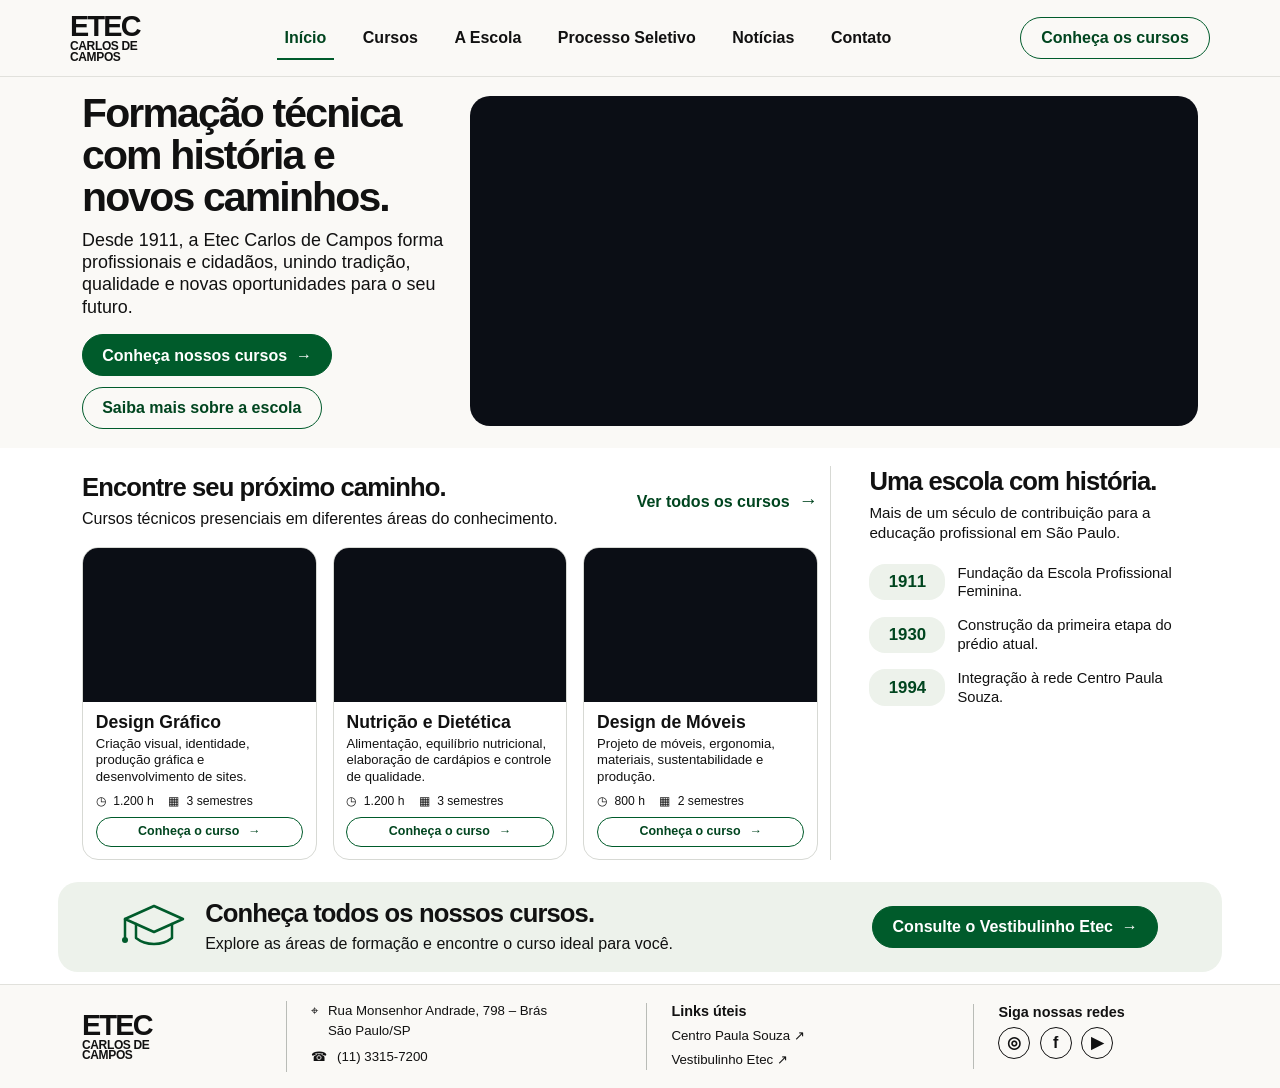
<file: Index.html>
<!doctype html>
<html lang="pt-BR">
<head>
  <meta charset="utf-8">
  <meta name="viewport" content="width=device-width, initial-scale=1">
  <meta name="description" content="Conheça os cursos técnicos e a história da Etec Carlos de Campos, no Brás, em São Paulo.">
  <title>Etec Carlos de Campos | Início</title>
  <link href="https://cdn.jsdelivr.net/npm/bootstrap@5.3.9/dist/css/bootstrap.min.css" rel="stylesheet" integrity="sha384-yEPZ7jP9S0QKiUQ0m3jjsO4ProIW7wvR9gXkI7JOGa2XVsw53Yke2bsdkBbjmmiX" crossorigin="anonymous">
  <link rel="stylesheet" href="assets/css/styles.css">
</head>
<body>

  
  <header class="cabecalho">
    <nav class="navbar navbar-expand-lg container" aria-label="Navegação principal">
      <a class="navbar-brand marca" href="#inicio" aria-label="Etec Carlos de Campos - início">
        <span class="marca__sigla">ETEC</span>
        <span class="marca__nome">CARLOS DE<br>CAMPOS</span>
      </a>
      <button class="navbar-toggler" type="button" data-bs-toggle="collapse" data-bs-target="#menu-principal" aria-controls="menu-principal" aria-expanded="false" aria-label="Abrir ou fechar menu">
        <span class="navbar-toggler-icon"></span>
      </button>
      <div class="collapse navbar-collapse" id="menu-principal">
        <ul class="navbar-nav mx-lg-auto">
          <li class="nav-item"><a class="nav-link ativo" aria-current="page" href="#inicio">Início</a></li>
          <li class="nav-item"><a class="nav-link" href="#cursos">Cursos</a></li>
          <li class="nav-item"><a class="nav-link" href="#escola">A Escola</a></li>
          <li class="nav-item"><a class="nav-link" href="#processo-seletivo">Processo Seletivo</a></li>
          <li class="nav-item"><a class="nav-link" href="https://www.cps.sp.gov.br/noticias/" target="_blank" rel="noopener noreferrer">Notícias<span class="visually-hidden"> (abre em nova aba)</span></a></li>
          <li class="nav-item"><a class="nav-link" href="#contato">Contato</a></li>
        </ul>
        <a class="botao botao--contorno navbar-acao" href="#cursos">Conheça os cursos</a>
      </div>
    </nav>
  </header>

  <main>
    <section class="destaque" id="inicio" aria-labelledby="titulo-principal">
      <div class="container destaque__grade">
        <div class="destaque__texto">
          <h1 id="titulo-principal">Formação técnica com história e novos caminhos.</h1>
          <p>Desde 1911, a Etec Carlos de Campos forma profissionais e cidadãos, unindo tradição, qualidade e novas oportunidades para o seu futuro.</p>
          <div class="destaque__acoes">
            <a class="botao botao--preenchido" href="#cursos">Conheça nossos cursos <span aria-hidden="true">→</span></a>
            <a class="botao botao--contorno" href="#escola">Saiba mais sobre a escola</a>
          </div>
        </div>
        <img class="imagem-placeholder imagem-placeholder--escola" src="docs/MODELOS/placeholder.png" alt="" style="width: 100%; height: clamp(14.375rem, 21.5vw, 20.625rem); object-fit: cover;">
      </div>
    </section>

    <div class="container conteudo-principal">
      <div class="row g-4">
        <section class="col-lg-8" id="cursos" aria-labelledby="titulo-cursos">
          <div class="secao-cabecalho">
            <div>
              <h2 id="titulo-cursos">Encontre seu próximo caminho.</h2>
              <p>Cursos técnicos presenciais em diferentes áreas do conhecimento.</p>
            </div>
            <a class="link-seta" href="https://www.cps.sp.gov.br/etecs/" target="_blank" rel="noopener noreferrer">Ver todos os cursos <span aria-hidden="true">→</span><span class="visually-hidden"> (abre em nova aba)</span></a>
          </div>
          <div class="row g-3">
            <div class="col-md-4">
              <article class="cartao-curso">
                <img class="imagem-placeholder imagem-placeholder--design" src="docs/MODELOS/placeholder.png" alt="" style="width: 100%; height: clamp(8.5rem, 12vw, 11.25rem); object-fit: cover;">
                <div class="cartao-curso__conteudo">
                  <h3>Design Gráfico</h3>
                  <p>Criação visual, identidade, produção gráfica e desenvolvimento de sites.</p>
                  <ul class="dados-curso" aria-label="Duração do curso">
                    <li><span aria-hidden="true">◷</span> 1.200 h</li>
                    <li><span aria-hidden="true">▦</span> 3 semestres</li>
                  </ul>
                  <a class="botao botao--contorno botao--pequeno" href="https://www.cps.sp.gov.br/cursos-etec/" target="_blank" rel="noopener noreferrer">Conheça o curso <span aria-hidden="true">→</span><span class="visually-hidden"> (abre em nova aba)</span></a>
                </div>
              </article>
            </div>
            <div class="col-md-4">
              <article class="cartao-curso">
                <img class="imagem-placeholder imagem-placeholder--nutricao" src="docs/MODELOS/placeholder.png" alt="" style="width: 100%; height: clamp(8.5rem, 12vw, 11.25rem); object-fit: cover;">
                <div class="cartao-curso__conteudo">
                  <h3>Nutrição e Dietética</h3>
                  <p>Alimentação, equilíbrio nutricional, elaboração de cardápios e controle de qualidade.</p>
                  <ul class="dados-curso" aria-label="Duração do curso">
                    <li><span aria-hidden="true">◷</span> 1.200 h</li>
                    <li><span aria-hidden="true">▦</span> 3 semestres</li>
                  </ul>
                  <a class="botao botao--contorno botao--pequeno" href="https://www.cps.sp.gov.br/cursos-etec/" target="_blank" rel="noopener noreferrer">Conheça o curso <span aria-hidden="true">→</span><span class="visually-hidden"> (abre em nova aba)</span></a>
                </div>
              </article>
            </div>
            <div class="col-md-4">
              <article class="cartao-curso">
                <img class="imagem-placeholder imagem-placeholder--moveis" src="docs/MODELOS/placeholder.png" alt="" style="width: 100%; height: clamp(8.5rem, 12vw, 11.25rem); object-fit: cover;">
                <div class="cartao-curso__conteudo">
                  <h3>Design de Móveis</h3>
                  <p>Projeto de móveis, ergonomia, materiais, sustentabilidade e produção.</p>
                  <ul class="dados-curso" aria-label="Duração do curso">
                    <li><span aria-hidden="true">◷</span> 800 h</li>
                    <li><span aria-hidden="true">▦</span> 2 semestres</li>
                  </ul>
                  <a class="botao botao--contorno botao--pequeno" href="https://www.cps.sp.gov.br/cursos-etec/" target="_blank" rel="noopener noreferrer">Conheça o curso <span aria-hidden="true">→</span><span class="visually-hidden"> (abre em nova aba)</span></a>
                </div>
              </article>
            </div>
          </div>
        </section>

        <section class="col-lg-4 historia" id="escola" aria-labelledby="titulo-historia">
          <h2 id="titulo-historia">Uma escola com história.</h2>
          <p>Mais de um século de contribuição para a educação profissional em São Paulo.</p>
          <ol class="linha-do-tempo">
            <li><time datetime="1911">1911</time><span>Fundação da Escola Profissional Feminina.</span></li>
            <li><time datetime="1930">1930</time><span>Construção da primeira etapa do prédio atual.</span></li>
            <li><time datetime="1994">1994</time><span>Integração à rede Centro Paula Souza.</span></li>
          </ol>
        </section>
      </div>

      <section class="chamada" id="processo-seletivo" aria-labelledby="titulo-chamada">
        <div class="chamada__icone" aria-hidden="true">
          <svg viewBox="0 0 64 48" fill="none" xmlns="http://www.w3.org/2000/svg">
            <path d="M3 16 32 3l29 13-29 13L3 16Z" stroke="currentColor" stroke-width="2.5" stroke-linejoin="round"/>
            <path d="M14 21v14c10 8 26 8 36 0V21M3 16v18" stroke="currentColor" stroke-width="2.5" stroke-linecap="round" stroke-linejoin="round"/>
            <circle cx="3" cy="37" r="3" fill="currentColor"/>
          </svg>
        </div>
        <div class="chamada__texto">
          <h2 id="titulo-chamada">Conheça todos os nossos cursos.</h2>
          <p>Explore as áreas de formação e encontre o curso ideal para você.</p>
        </div>
        <a class="botao botao--preenchido" href="https://vestibulinho.etec.sp.gov.br/" target="_blank" rel="noopener noreferrer">Consulte o Vestibulinho Etec <span aria-hidden="true">→</span><span class="visually-hidden"> (abre em nova aba)</span></a>
      </section>
    </div>
  </main>

  <footer class="rodape" id="contato">
    <div class="container rodape__grade">
      <a class="marca marca--rodape" href="#inicio" aria-label="Etec Carlos de Campos - voltar ao início">
        <span class="marca__sigla">ETEC</span>
        <span class="marca__nome">CARLOS DE<br>CAMPOS</span>
      </a>
      <address class="rodape__contato">
        <p><span aria-hidden="true">⌖</span> Rua Monsenhor Andrade, 798 – Brás<br>São Paulo/SP</p>
        <p><span aria-hidden="true">☎</span> <a href="tel:+551133157200">(11) 3315-7200</a></p>
      </address>
      <div class="rodape__links">
        <h2>Links úteis</h2>
        <a href="https://www.cps.sp.gov.br/" target="_blank" rel="noopener noreferrer">Centro Paula Souza <span aria-hidden="true">↗</span><span class="visually-hidden"> (abre em nova aba)</span></a>
        <a href="https://vestibulinho.etec.sp.gov.br/" target="_blank" rel="noopener noreferrer">Vestibulinho Etec <span aria-hidden="true">↗</span><span class="visually-hidden"> (abre em nova aba)</span></a>
      </div>
      <div class="rodape__redes">
        <h2>Siga nossas redes</h2>
        <span aria-hidden="true">◎</span>
        <span aria-hidden="true">f</span>
        <span aria-hidden="true">▶</span>
      </div>
    </div>
  </footer>

  <script src="https://cdn.jsdelivr.net/npm/bootstrap@5.3.9/dist/js/bootstrap.bundle.min.js" integrity="sha384-WyOxWvTyr1QaMPfiPJSv76iReVthorl5uWlFtZPyK0IEB0hGzo9y5Bp9mYanr8Bu" crossorigin="anonymous"></script>
</body>
</html>
</file>
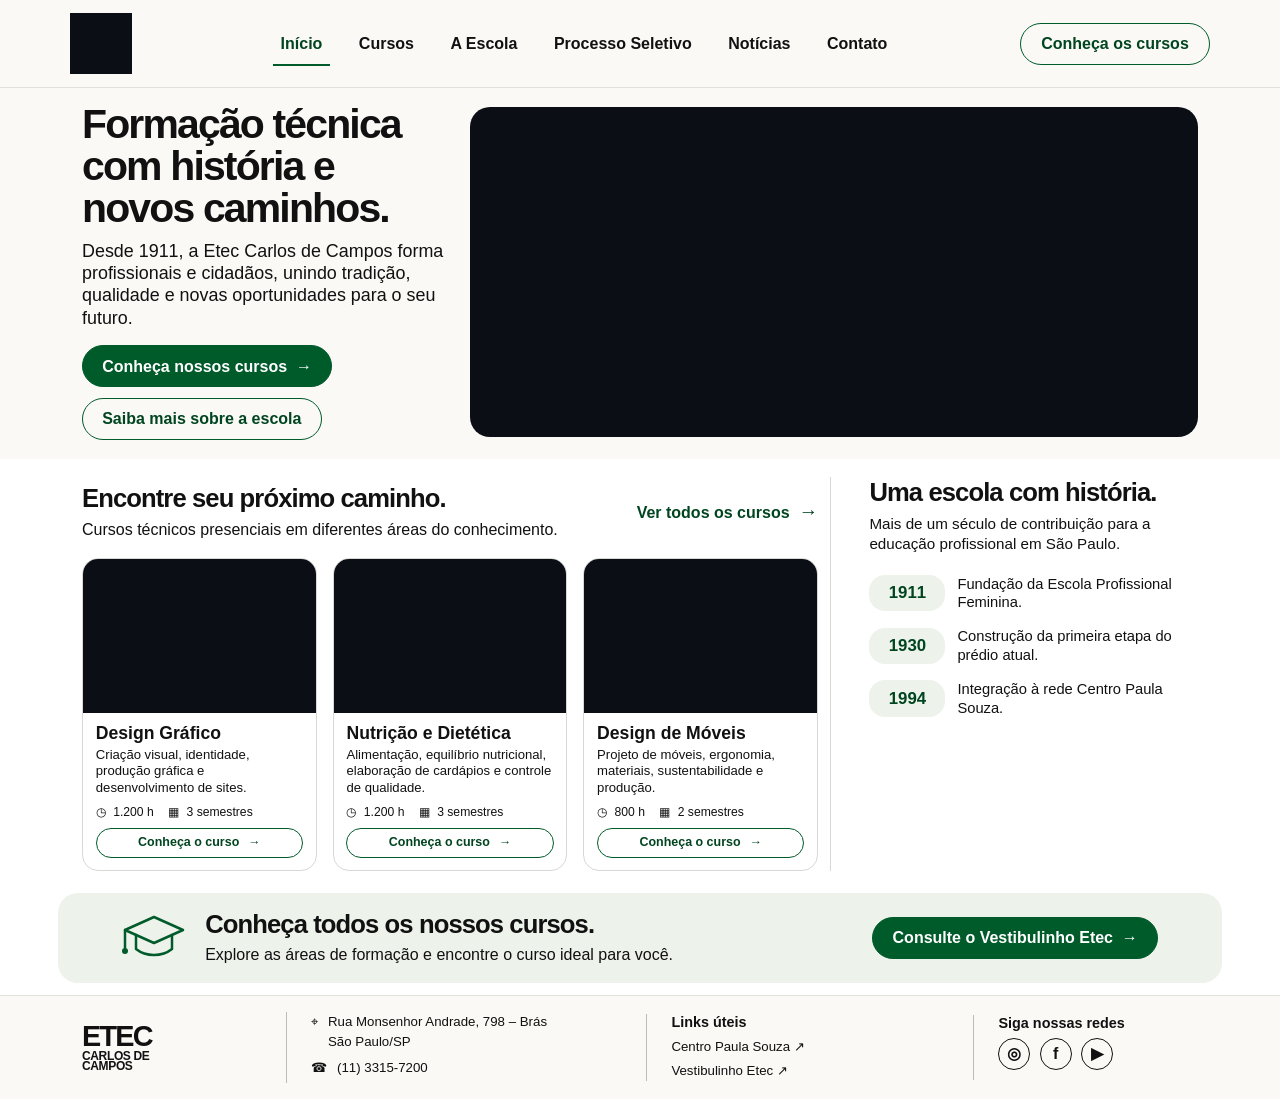
<file: index.html>
<!doctype html>
<html lang="pt-BR">
<head>
  <meta charset="utf-8">
  <meta name="viewport" content="width=device-width, initial-scale=1">
  <meta name="description" content="Conheça os cursos técnicos e a história da Etec Carlos de Campos, no Brás, em São Paulo.">
  <title>Etec Carlos de Campos | Início</title>
  <link href="https://cdn.jsdelivr.net/npm/bootstrap@5.3.9/dist/css/bootstrap.min.css" rel="stylesheet" integrity="sha384-yEPZ7jP9S0QKiUQ0m3jjsO4ProIW7wvR9gXkI7JOGa2XVsw53Yke2bsdkBbjmmiX" crossorigin="anonymous">
  <link rel="stylesheet" href="assets/css/styles.css">
</head>
<body>

  <!-- inicio cabecalho -->
  <header class="cabecalho">
    <nav class="navbar navbar-expand-lg container" aria-label="Navegação principal">
      <a class="navbar-brand marca" href="index.html" aria-label="Etec Carlos de Campos - início">
          <img class="imagem-placeholder" src="docs/MODELOS/placeholder.png" alt="" />
      </a>
      <button class="navbar-toggler" type="button" data-bs-toggle="collapse" data-bs-target="#menu-principal" aria-controls="menu-principal" aria-expanded="false" aria-label="Abrir ou fechar menu">
        <span class="navbar-toggler-icon"></span>
      </button>
      <div class="collapse navbar-collapse" id="menu-principal">
        <ul class="navbar-nav mx-lg-auto">
          <li class="nav-item"><a class="nav-link ativo" aria-current="page" href="#inicio">Início</a></li>
          <li class="nav-item"><a class="nav-link" href="grid.html">Cursos</a></li>
          <li class="nav-item"><a class="nav-link" href="#escola">A Escola</a></li>
          <li class="nav-item"><a class="nav-link" href="#processo-seletivo">Processo Seletivo</a></li>
          <li class="nav-item"><a class="nav-link" href="https://www.cps.sp.gov.br/noticias/" target="_blank" rel="noopener noreferrer">Notícias<span class="visually-hidden"> (abre em nova aba)</span></a></li>
          <li class="nav-item"><a class="nav-link" href="#contato">Contato</a></li>
        </ul>
        <a class="botao botao--contorno navbar-acao" href="#cursos">Conheça os cursos</a>
      </div>
    </nav>
  </header>
  <!-- fim cabecalho -->
    
  <main>
    <section class="destaque" id="inicio" aria-labelledby="titulo-principal">
      <div class="container destaque__grade">
        <div class="destaque__texto">
          <h1 id="titulo-principal">Formação técnica com história e novos caminhos.</h1>
          <p>Desde 1911, a Etec Carlos de Campos forma profissionais e cidadãos, unindo tradição, qualidade e novas oportunidades para o seu futuro.</p>
          <div class="destaque__acoes">
            <a class="botao botao--preenchido" href="#cursos">Conheça nossos cursos <span aria-hidden="true">→</span></a>
            <a class="botao botao--contorno" href="#escola">Saiba mais sobre a escola</a>
          </div>
        </div>
        <img class="imagem-placeholder imagem-placeholder--escola" src="docs/MODELOS/placeholder.png" alt="" style="width: 100%; height: clamp(14.375rem, 21.5vw, 20.625rem); object-fit: cover;">
      </div>
    </section>

    <div class="container conteudo-principal">
      <div class="row g-4">
        <section class="col-lg-8" id="cursos" aria-labelledby="titulo-cursos">
          <div class="secao-cabecalho">
            <div>
              <h2 id="titulo-cursos">Encontre seu próximo caminho.</h2>
              <p>Cursos técnicos presenciais em diferentes áreas do conhecimento.</p>
            </div>
            <a class="link-seta" href="https://www.cps.sp.gov.br/etecs/" target="_blank" rel="noopener noreferrer">Ver todos os cursos <span aria-hidden="true">→</span><span class="visually-hidden"> (abre em nova aba)</span></a>
          </div>
          <div class="row g-3">
            <div class="col-md-4">
              <article class="cartao-curso">
                <img class="imagem-placeholder imagem-placeholder--design" src="docs/MODELOS/placeholder.png" alt="" style="width: 100%; height: clamp(8.5rem, 12vw, 11.25rem); object-fit: cover;">
                <div class="cartao-curso__conteudo">
                  <h3>Design Gráfico</h3>
                  <p>Criação visual, identidade, produção gráfica e desenvolvimento de sites.</p>
                  <ul class="dados-curso" aria-label="Duração do curso">
                    <li><span aria-hidden="true">◷</span> 1.200 h</li>
                    <li><span aria-hidden="true">▦</span> 3 semestres</li>
                  </ul>
                  <a class="botao botao--contorno botao--pequeno" href="https://www.cps.sp.gov.br/cursos-etec/" target="_blank" rel="noopener noreferrer">Conheça o curso <span aria-hidden="true">→</span><span class="visually-hidden"> (abre em nova aba)</span></a>
                </div>
              </article>
            </div>
            <div class="col-md-4">
              <article class="cartao-curso">
                <img class="imagem-placeholder imagem-placeholder--nutricao" src="docs/MODELOS/placeholder.png" alt="" style="width: 100%; height: clamp(8.5rem, 12vw, 11.25rem); object-fit: cover;">
                <div class="cartao-curso__conteudo">
                  <h3>Nutrição e Dietética</h3>
                  <p>Alimentação, equilíbrio nutricional, elaboração de cardápios e controle de qualidade.</p>
                  <ul class="dados-curso" aria-label="Duração do curso">
                    <li><span aria-hidden="true">◷</span> 1.200 h</li>
                    <li><span aria-hidden="true">▦</span> 3 semestres</li>
                  </ul>
                  <a class="botao botao--contorno botao--pequeno" href="https://www.cps.sp.gov.br/cursos-etec/" target="_blank" rel="noopener noreferrer">Conheça o curso <span aria-hidden="true">→</span><span class="visually-hidden"> (abre em nova aba)</span></a>
                </div>
              </article>
            </div>
            <div class="col-md-4">
              <article class="cartao-curso">
                <img class="imagem-placeholder imagem-placeholder--moveis" src="docs/MODELOS/placeholder.png" alt="" style="width: 100%; height: clamp(8.5rem, 12vw, 11.25rem); object-fit: cover;">
                <div class="cartao-curso__conteudo">
                  <h3>Design de Móveis</h3>
                  <p>Projeto de móveis, ergonomia, materiais, sustentabilidade e produção.</p>
                  <ul class="dados-curso" aria-label="Duração do curso">
                    <li><span aria-hidden="true">◷</span> 800 h</li>
                    <li><span aria-hidden="true">▦</span> 2 semestres</li>
                  </ul>
                  <a class="botao botao--contorno botao--pequeno" href="https://www.cps.sp.gov.br/cursos-etec/" target="_blank" rel="noopener noreferrer">Conheça o curso <span aria-hidden="true">→</span><span class="visually-hidden"> (abre em nova aba)</span></a>
                </div>
              </article>
            </div>
          </div>
        </section>

        <section class="col-lg-4 historia" id="escola" aria-labelledby="titulo-historia">
          <h2 id="titulo-historia">Uma escola com história.</h2>
          <p>Mais de um século de contribuição para a educação profissional em São Paulo.</p>
          <ol class="linha-do-tempo">
            <li><time datetime="1911">1911</time><span>Fundação da Escola Profissional Feminina.</span></li>
            <li><time datetime="1930">1930</time><span>Construção da primeira etapa do prédio atual.</span></li>
            <li><time datetime="1994">1994</time><span>Integração à rede Centro Paula Souza.</span></li>
          </ol>
        </section>
      </div>

      <section class="chamada" id="processo-seletivo" aria-labelledby="titulo-chamada">
        <div class="chamada__icone" aria-hidden="true">
          <svg viewBox="0 0 64 48" fill="none" xmlns="http://www.w3.org/2000/svg">
            <path d="M3 16 32 3l29 13-29 13L3 16Z" stroke="currentColor" stroke-width="2.5" stroke-linejoin="round"/>
            <path d="M14 21v14c10 8 26 8 36 0V21M3 16v18" stroke="currentColor" stroke-width="2.5" stroke-linecap="round" stroke-linejoin="round"/>
            <circle cx="3" cy="37" r="3" fill="currentColor"/>
          </svg>
        </div>
        <div class="chamada__texto">
          <h2 id="titulo-chamada">Conheça todos os nossos cursos.</h2>
          <p>Explore as áreas de formação e encontre o curso ideal para você.</p>
        </div>
        <a class="botao botao--preenchido" href="https://vestibulinho.etec.sp.gov.br/" target="_blank" rel="noopener noreferrer">Consulte o Vestibulinho Etec <span aria-hidden="true">→</span><span class="visually-hidden"> (abre em nova aba)</span></a>
      </section>
    </div>
  </main>

  <!-- inicio rodape -->
  <footer class="rodape" id="contato">
    <div class="container rodape__grade">
      <a class="marca marca--rodape" href="#inicio" aria-label="Etec Carlos de Campos - voltar ao início">
        <span class="marca__sigla">ETEC</span>
        <span class="marca__nome">CARLOS DE<br>CAMPOS</span>
      </a>
      <address class="rodape__contato">
        <p><span aria-hidden="true">⌖</span> Rua Monsenhor Andrade, 798 – Brás<br>São Paulo/SP</p>
        <p><span aria-hidden="true">☎</span> <a href="tel:+551133157200">(11) 3315-7200</a></p>
      </address>
      <div class="rodape__links">
        <h2>Links úteis</h2>
        <a href="https://www.cps.sp.gov.br/" target="_blank" rel="noopener noreferrer">Centro Paula Souza <span aria-hidden="true">↗</span><span class="visually-hidden"> (abre em nova aba)</span></a>
        <a href="https://vestibulinho.etec.sp.gov.br/" target="_blank" rel="noopener noreferrer">Vestibulinho Etec <span aria-hidden="true">↗</span><span class="visually-hidden"> (abre em nova aba)</span></a>
      </div>
      <div class="rodape__redes">
        <h2>Siga nossas redes</h2>
        <span aria-hidden="true">◎</span>
        <span aria-hidden="true">f</span>
        <span aria-hidden="true">▶</span>
      </div>
    </div>
  </footer>
  <!-- fim rodape -->
  <script src="https://cdn.jsdelivr.net/npm/bootstrap@5.3.9/dist/js/bootstrap.bundle.min.js" integrity="sha384-WyOxWvTyr1QaMPfiPJSv76iReVthorl5uWlFtZPyK0IEB0hGzo9y5Bp9mYanr8Bu" crossorigin="anonymous"></script>
</body>
</html>
</file>
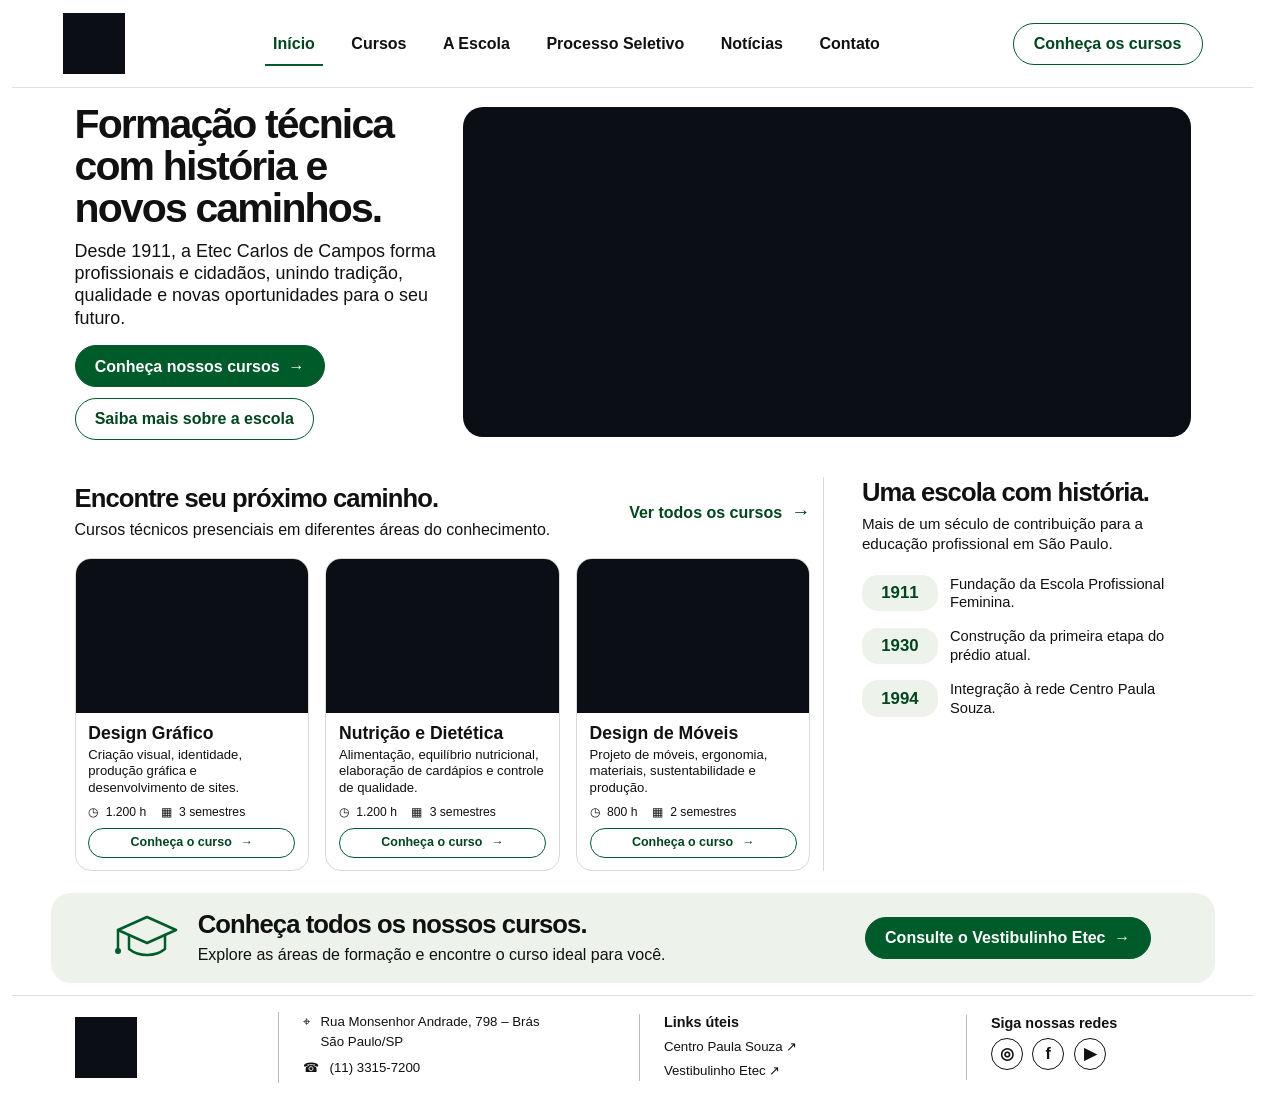
<file: src/index.html>
<!doctype html>
<html lang="pt-BR">

<head>
  <meta charset="utf-8">
  <meta name="viewport" content="width=device-width, initial-scale=1">
  <meta name="description"
    content="Conheça os cursos técnicos e a história da Etec Carlos de Campos, no Brás, em São Paulo.">
  <title>Etec Carlos de Campos | Início</title>
  <link href="https://cdn.jsdelivr.net/npm/bootstrap@5.3.9/dist/css/bootstrap.min.css" rel="stylesheet"
    integrity="sha384-yEPZ7jP9S0QKiUQ0m3jjsO4ProIW7wvR9gXkI7JOGa2XVsw53Yke2bsdkBbjmmiX" crossorigin="anonymous">
  <link rel="stylesheet" href="assets/css/cabecalho_rodape.css">
  <link rel="stylesheet" href="assets/css/index.css">
</head>

<body>

  <!-- inicio cabecalho -->
  <div class="container-fluid">
    <header class="cabecalho">
      <nav class="navbar navbar-expand-lg container" aria-label="Navegação principal">
        <a class="navbar-brand marca" href="index.html" aria-label="Etec Carlos de Campos - início">
          <img class="imagem-placeholder" src="assets/images/placeholder.png" alt="" />
        </a>
        <button class="navbar-toggler" type="button" data-bs-toggle="collapse" data-bs-target="#menu-principal"
          aria-controls="menu-principal" aria-expanded="false" aria-label="Abrir ou fechar menu">
          <span class="navbar-toggler-icon"></span>
        </button>
        <div class="collapse navbar-collapse" id="menu-principal">
          <ul class="navbar-nav mx-lg-auto">
            <li class="nav-item"><a class="nav-link ativo" aria-current="page" href="#inicio">Início</a></li>
            <li class="nav-item"><a class="nav-link" href="grid.html">Cursos</a></li>
            <li class="nav-item"><a class="nav-link" href="#escola">A Escola</a></li>
            <li class="nav-item"><a class="nav-link" href="#processo-seletivo">Processo Seletivo</a></li>
            <li class="nav-item"><a class="nav-link" href="https://www.cps.sp.gov.br/noticias/" target="_blank"
                rel="noopener noreferrer">Notícias<span class="visually-hidden"> (abre em nova aba)</span></a></li>
            <li class="nav-item"><a class="nav-link" href="#contato">Contato</a></li>
          </ul>
          <a class="botao botao--contorno navbar-acao" href="#cursos">Conheça os cursos</a>
        </div>
      </nav>
    </header>
  </div>
  <!-- fim cabecalho -->


  <!-- inicio conteudo principal -->
  <div class="container-fluid">
    <main>
      <section class="destaque" id="inicio" aria-labelledby="titulo-principal">
        <div class="container destaque__grade">
          <div class="destaque__texto">
            <h1 id="titulo-principal">Formação técnica com história e novos caminhos.</h1>
            <p>Desde 1911, a Etec Carlos de Campos forma profissionais e cidadãos, unindo tradição, qualidade e novas
              oportunidades para o seu futuro.</p>
            <div class="destaque__acoes">
              <a class="botao botao--preenchido" href="#cursos">Conheça nossos cursos <span
                  aria-hidden="true">→</span></a>
              <a class="botao botao--contorno" href="#escola">Saiba mais sobre a escola</a>
            </div>
          </div>
          <img class="imagem-placeholder imagem-placeholder--escola" src="assets/images/placeholder.png" alt=""
            style="width: 100%; height: clamp(14.375rem, 21.5vw, 20.625rem); object-fit: cover;">
        </div>
      </section>

      <div class="container conteudo-principal">
        <div class="row g-4">
          <section class="col-lg-8" id="cursos" aria-labelledby="titulo-cursos">
            <div class="secao-cabecalho">
              <div>
                <h2 id="titulo-cursos">Encontre seu próximo caminho.</h2>
                <p>Cursos técnicos presenciais em diferentes áreas do conhecimento.</p>
              </div>
              <a class="link-seta" href="https://www.cps.sp.gov.br/etecs/" target="_blank" rel="noopener noreferrer">Ver
                todos os cursos <span aria-hidden="true">→</span><span class="visually-hidden"> (abre em nova
                  aba)</span></a>
            </div>
            <div class="row g-3">
              <div class="col-md-4">
                <article class="cartao-curso">
                  <img class="imagem-placeholder imagem-placeholder--design" src="assets/images/placeholder.png" alt=""
                    style="width: 100%; height: clamp(8.5rem, 12vw, 11.25rem); object-fit: cover;">
                  <div class="cartao-curso__conteudo">
                    <h3>Design Gráfico</h3>
                    <p>Criação visual, identidade, produção gráfica e desenvolvimento de sites.</p>
                    <ul class="dados-curso" aria-label="Duração do curso">
                      <li><span aria-hidden="true">◷</span> 1.200 h</li>
                      <li><span aria-hidden="true">▦</span> 3 semestres</li>
                    </ul>
                    <a class="botao botao--contorno botao--pequeno" href="https://www.cps.sp.gov.br/cursos-etec/"
                      target="_blank" rel="noopener noreferrer">Conheça o curso <span aria-hidden="true">→</span><span
                        class="visually-hidden"> (abre em nova aba)</span></a>
                  </div>
                </article>
              </div>
              <div class="col-md-4">
                <article class="cartao-curso">
                  <img class="imagem-placeholder imagem-placeholder--nutricao" src="assets/images/placeholder.png"
                    alt="" style="width: 100%; height: clamp(8.5rem, 12vw, 11.25rem); object-fit: cover;">
                  <div class="cartao-curso__conteudo">
                    <h3>Nutrição e Dietética</h3>
                    <p>Alimentação, equilíbrio nutricional, elaboração de cardápios e controle de qualidade.</p>
                    <ul class="dados-curso" aria-label="Duração do curso">
                      <li><span aria-hidden="true">◷</span> 1.200 h</li>
                      <li><span aria-hidden="true">▦</span> 3 semestres</li>
                    </ul>
                    <a class="botao botao--contorno botao--pequeno" href="https://www.cps.sp.gov.br/cursos-etec/"
                      target="_blank" rel="noopener noreferrer">Conheça o curso <span aria-hidden="true">→</span><span
                        class="visually-hidden"> (abre em nova aba)</span></a>
                  </div>
                </article>
              </div>
              <div class="col-md-4">
                <article class="cartao-curso">
                  <img class="imagem-placeholder imagem-placeholder--moveis" src="assets/images/placeholder.png" alt=""
                    style="width: 100%; height: clamp(8.5rem, 12vw, 11.25rem); object-fit: cover;">
                  <div class="cartao-curso__conteudo">
                    <h3>Design de Móveis</h3>
                    <p>Projeto de móveis, ergonomia, materiais, sustentabilidade e produção.</p>
                    <ul class="dados-curso" aria-label="Duração do curso">
                      <li><span aria-hidden="true">◷</span> 800 h</li>
                      <li><span aria-hidden="true">▦</span> 2 semestres</li>
                    </ul>
                    <a class="botao botao--contorno botao--pequeno" href="https://www.cps.sp.gov.br/cursos-etec/"
                      target="_blank" rel="noopener noreferrer">Conheça o curso <span aria-hidden="true">→</span><span
                        class="visually-hidden"> (abre em nova aba)</span></a>
                  </div>
                </article>
              </div>
            </div>
          </section>

          <section class="col-lg-4 historia" id="escola" aria-labelledby="titulo-historia">
            <h2 id="titulo-historia">Uma escola com história.</h2>
            <p>Mais de um século de contribuição para a educação profissional em São Paulo.</p>
            <ol class="linha-do-tempo">
              <li><time datetime="1911">1911</time><span>Fundação da Escola Profissional Feminina.</span></li>
              <li><time datetime="1930">1930</time><span>Construção da primeira etapa do prédio atual.</span></li>
              <li><time datetime="1994">1994</time><span>Integração à rede Centro Paula Souza.</span></li>
            </ol>
          </section>
        </div>

        <section class="chamada" id="processo-seletivo" aria-labelledby="titulo-chamada">
          <div class="chamada__icone" aria-hidden="true">
            <svg viewBox="0 0 64 48" fill="none" xmlns="http://www.w3.org/2000/svg">
              <path d="M3 16 32 3l29 13-29 13L3 16Z" stroke="currentColor" stroke-width="2.5" stroke-linejoin="round" />
              <path d="M14 21v14c10 8 26 8 36 0V21M3 16v18" stroke="currentColor" stroke-width="2.5"
                stroke-linecap="round" stroke-linejoin="round" />
              <circle cx="3" cy="37" r="3" fill="currentColor" />
            </svg>
          </div>
          <div class="chamada__texto">
            <h2 id="titulo-chamada">Conheça todos os nossos cursos.</h2>
            <p>Explore as áreas de formação e encontre o curso ideal para você.</p>
          </div>
          <a class="botao botao--preenchido" href="https://vestibulinho.etec.sp.gov.br/" target="_blank"
            rel="noopener noreferrer">Consulte o Vestibulinho Etec <span aria-hidden="true">→</span><span
              class="visually-hidden"> (abre em nova aba)</span></a>
        </section>
      </div>
    </main>
  </div>
  <!-- fim conteudo principal -->

  <!-- inicio rodape -->
  <div class="container-fluid">
    <footer class="rodape" id="contato">
      <div class="container rodape__grade">
        <a class="marca marca--rodape" href="#inicio" aria-label="Etec Carlos de Campos - voltar ao início">
          <img class="imagem-placeholder" src="assets/images/placeholder.png" alt="" />
        </a>
        <address class="rodape__contato">
          <p><span aria-hidden="true">⌖</span> Rua Monsenhor Andrade, 798 – Brás<br>São Paulo/SP</p>
          <p><span aria-hidden="true">☎</span> <a href="tel:+551133157200">(11) 3315-7200</a></p>
        </address>
        <div class="rodape__links">
          <h2>Links úteis</h2>
          <a href="https://www.cps.sp.gov.br/" target="_blank" rel="noopener noreferrer">Centro Paula Souza <span
              aria-hidden="true">↗</span><span class="visually-hidden"> (abre em nova aba)</span></a>
          <a href="https://vestibulinho.etec.sp.gov.br/" target="_blank" rel="noopener noreferrer">Vestibulinho Etec
            <span aria-hidden="true">↗</span><span class="visually-hidden"> (abre em nova aba)</span></a>
        </div>
        <div class="rodape__redes">
          <h2>Siga nossas redes</h2>
          <span aria-hidden="true">◎</span>
          <span aria-hidden="true">f</span>
          <span aria-hidden="true">▶</span>
        </div>
      </div>
    </footer>
  </div>
  <!-- fim rodape -->
  <script src="https://cdn.jsdelivr.net/npm/bootstrap@5.3.9/dist/js/bootstrap.bundle.min.js"
    integrity="sha384-WyOxWvTyr1QaMPfiPJSv76iReVthorl5uWlFtZPyK0IEB0hGzo9y5Bp9mYanr8Bu"
    crossorigin="anonymous"></script>
</body>

</html>
</file>
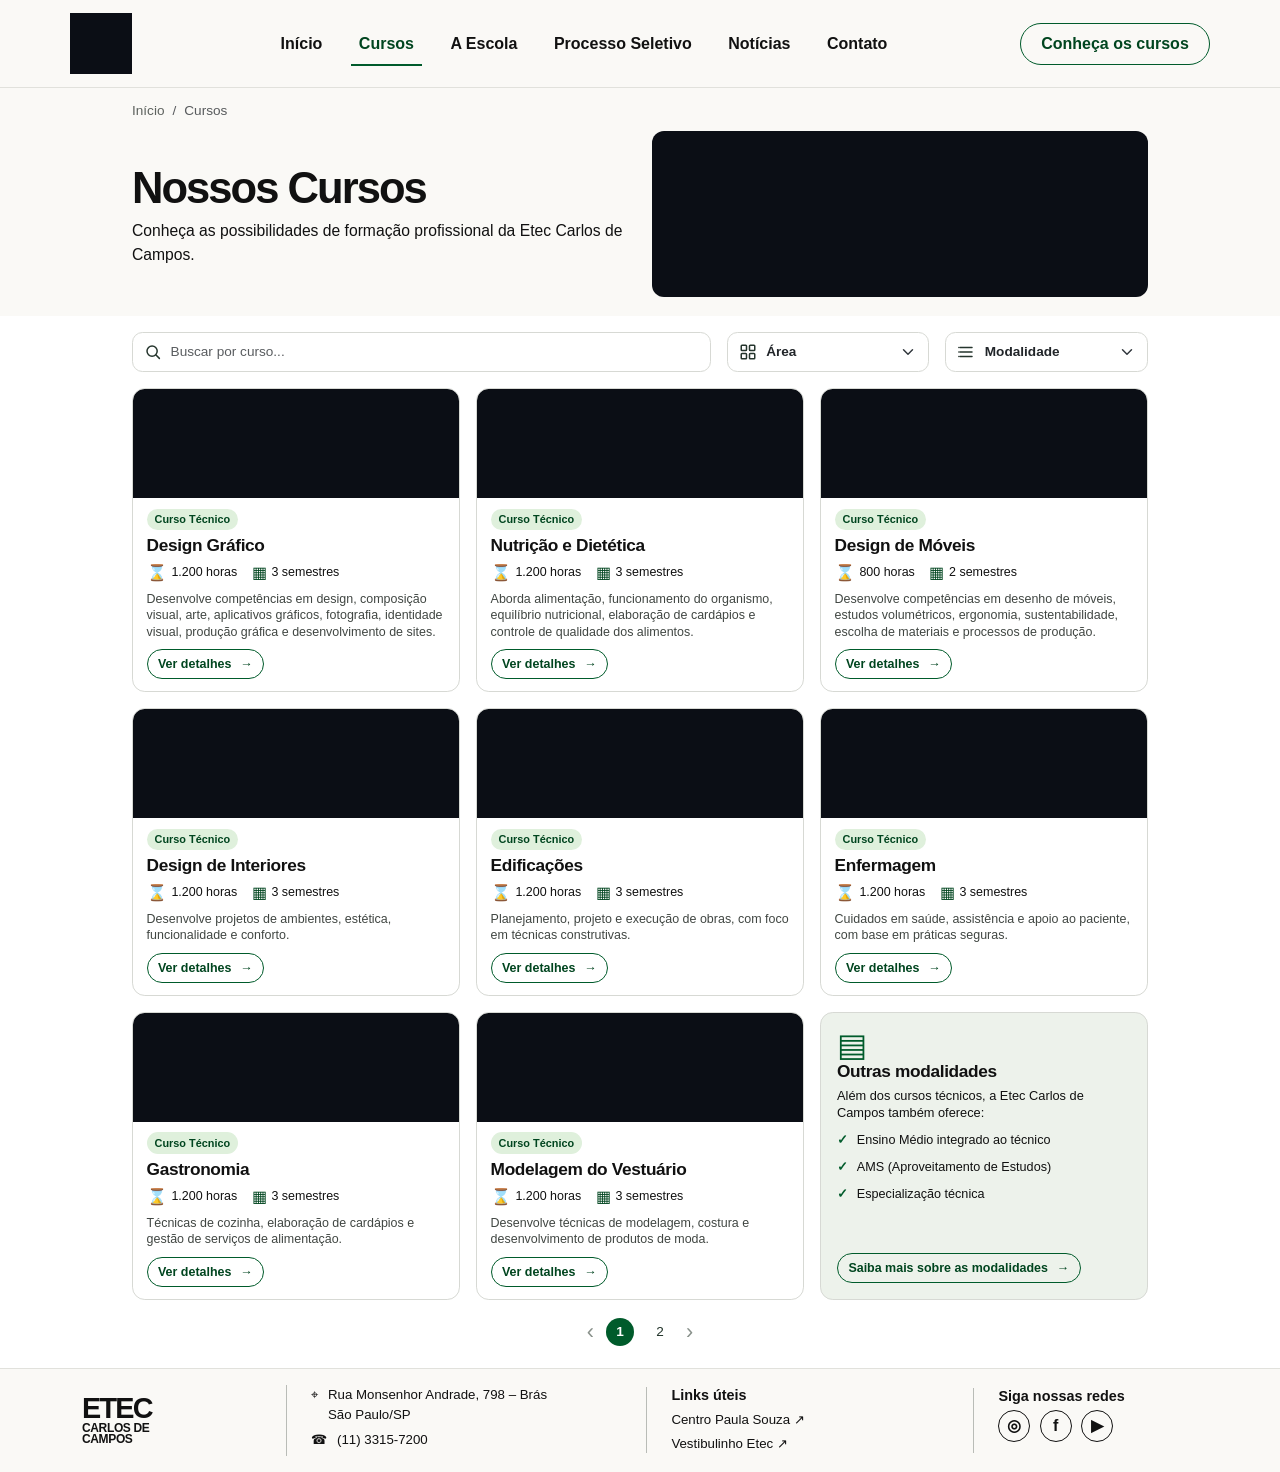
<file: grid.html>
<!doctype html>
<html lang="pt-BR">
<head>
  <meta charset="utf-8">
  <meta name="viewport" content="width=device-width, initial-scale=1">
  <meta name="description" content="Conheça os cursos técnicos e as possibilidades de formação profissional da Etec Carlos de Campos.">
  <title>Nossos Cursos | Etec Carlos de Campos</title>
  <link href="https://cdn.jsdelivr.net/npm/bootstrap@5.3.9/dist/css/bootstrap.min.css" rel="stylesheet" integrity="sha384-yEPZ7jP9S0QKiUQ0m3jjsO4ProIW7wvR9gXkI7JOGa2XVsw53Yke2bsdkBbjmmiX" crossorigin="anonymous">
  <link rel="stylesheet" href="assets/css/styles.css">
  <link rel="stylesheet" href="assets/css/grid.css">
</head>
<body>
  <header class="cabecalho">
    <nav class="navbar navbar-expand-lg container" aria-label="Navegação principal">
      <a class="navbar-brand marca" href="index.html" aria-label="Etec Carlos de Campos - início">
        <img class="imagem-placeholder" src="docs/MODELOS/placeholder.png" alt="">
      </a>
      <button class="navbar-toggler" type="button" data-bs-toggle="collapse" data-bs-target="#menu-principal" aria-controls="menu-principal" aria-expanded="false" aria-label="Abrir ou fechar menu">
        <span class="navbar-toggler-icon"></span>
      </button>
      <div class="collapse navbar-collapse" id="menu-principal">
        <ul class="navbar-nav mx-lg-auto">
          <li class="nav-item"><a class="nav-link" href="index.html#inicio">Início</a></li>
          <li class="nav-item"><a class="nav-link ativo" aria-current="page" href="#cursos">Cursos</a></li>
          <li class="nav-item"><a class="nav-link" href="index.html#escola">A Escola</a></li>
          <li class="nav-item"><a class="nav-link" href="index.html#processo-seletivo">Processo Seletivo</a></li>
          <li class="nav-item"><a class="nav-link" href="https://www.cps.sp.gov.br/noticias/" target="_blank" rel="noopener noreferrer">Notícias<span class="visually-hidden"> (abre em nova aba)</span></a></li>
          <li class="nav-item"><a class="nav-link" href="index.html#contato">Contato</a></li>
        </ul>
        <a class="botao botao--contorno navbar-acao" href="#cursos">Conheça os cursos</a>
      </div>
    </nav>
  </header>

  <main>
    <section class="cabecalho-cursos" aria-labelledby="titulo-cursos">
      <div class="container cursos-container">
        <nav aria-label="Caminho da página">
          <ol class="breadcrumb">
            <li class="breadcrumb-item"><a href="index.html">Início</a></li>
            <li class="breadcrumb-item active" aria-current="page">Cursos</li>
          </ol>
        </nav>
        <div class="cabecalho-cursos__conteudo">
          <div>
            <h1 id="titulo-cursos">Nossos Cursos</h1>
            <p>Conheça as possibilidades de formação profissional da Etec Carlos de Campos.</p>
          </div>
          <img class="imagem-placeholder imagem-placeholder--banner" src="docs/MODELOS/placeholder.png" alt="" style="width: 100%; height: clamp(10rem, 13vw, 12rem); object-fit: cover;">
        </div>
      </div>
    </section>

    <section class="container cursos-container secao-cursos" id="cursos" aria-label="Catálogo de cursos">
      <div class="filtros-cursos">
        <div class="campo-busca">
          <label class="visually-hidden" for="busca-curso">Buscar por curso</label>
          <svg aria-hidden="true" viewBox="0 0 24 24" fill="none">
            <circle cx="10.8" cy="10.8" r="6.8" stroke="currentColor" stroke-width="2"/>
            <path d="m16 16 4.5 4.5" stroke="currentColor" stroke-width="2" stroke-linecap="round"/>
          </svg>
          <input class="form-control" id="busca-curso" type="search" placeholder="Buscar por curso...">
        </div>
        <div class="campo-filtro">
          <label class="visually-hidden" for="filtro-area">Filtrar por área</label>
          <svg aria-hidden="true" viewBox="0 0 24 24" fill="none">
            <rect x="3" y="3" width="7" height="7" rx="1" stroke="currentColor" stroke-width="2"/>
            <rect x="14" y="3" width="7" height="7" rx="1" stroke="currentColor" stroke-width="2"/>
            <rect x="3" y="14" width="7" height="7" rx="1" stroke="currentColor" stroke-width="2"/>
            <rect x="14" y="14" width="7" height="7" rx="1" stroke="currentColor" stroke-width="2"/>
          </svg>
          <select class="form-select" id="filtro-area">
            <option selected>Área</option>
            <option>Design</option>
            <option>Saúde</option>
            <option>Construção civil</option>
            <option>Gastronomia</option>
            <option>Moda</option>
          </select>
        </div>
        <div class="campo-filtro">
          <label class="visually-hidden" for="filtro-modalidade">Filtrar por modalidade</label>
          <svg aria-hidden="true" viewBox="0 0 24 24" fill="none">
            <path d="M4 6h16M4 12h16M4 18h16" stroke="currentColor" stroke-width="2" stroke-linecap="round"/>
            <circle cx="2.5" cy="6" r="1" fill="currentColor"/>
            <circle cx="2.5" cy="12" r="1" fill="currentColor"/>
            <circle cx="2.5" cy="18" r="1" fill="currentColor"/>
          </svg>
          <select class="form-select" id="filtro-modalidade">
            <option selected>Modalidade</option>
            <option>Presencial</option>
            <option>Semipresencial</option>
            <option>Educação a distância</option>
          </select>
        </div>
      </div>

      <div class="row g-3">
        <div class="col-md-6 col-lg-4">
          <article class="cartao-catalogo">
            <img class="imagem-placeholder cartao-catalogo__imagem" src="docs/MODELOS/placeholder.png" alt="" style="width: 100%; height: clamp(6.7rem, 8.5vw, 7.5rem); object-fit: cover;">
            <div class="cartao-catalogo__conteudo">
              <span class="etiqueta-curso">Curso Técnico</span>
              <h2>Design Gráfico</h2>
              <ul class="informacoes-curso" aria-label="Duração">
                <li><span aria-hidden="true">⌛</span> 1.200 horas</li>
                <li><span aria-hidden="true">▦</span> 3 semestres</li>
              </ul>
              <p>Desenvolve competências em design, composição visual, arte, aplicativos gráficos, fotografia, identidade visual, produção gráfica e desenvolvimento de sites.</p>
              <a class="botao botao--contorno botao--pequeno" href="https://www.cps.sp.gov.br/cursos-etec/" target="_blank" rel="noopener noreferrer">Ver detalhes <span aria-hidden="true">→</span><span class="visually-hidden"> (abre em nova aba)</span></a>
            </div>
          </article>
        </div>
        <div class="col-md-6 col-lg-4">
          <article class="cartao-catalogo">
            <img class="imagem-placeholder cartao-catalogo__imagem" src="docs/MODELOS/placeholder.png" alt="" style="width: 100%; height: clamp(6.7rem, 8.5vw, 7.5rem); object-fit: cover;">
            <div class="cartao-catalogo__conteudo">
              <span class="etiqueta-curso">Curso Técnico</span>
              <h2>Nutrição e Dietética</h2>
              <ul class="informacoes-curso" aria-label="Duração">
                <li><span aria-hidden="true">⌛</span> 1.200 horas</li>
                <li><span aria-hidden="true">▦</span> 3 semestres</li>
              </ul>
              <p>Aborda alimentação, funcionamento do organismo, equilíbrio nutricional, elaboração de cardápios e controle de qualidade dos alimentos.</p>
              <a class="botao botao--contorno botao--pequeno" href="https://www.cps.sp.gov.br/cursos-etec/" target="_blank" rel="noopener noreferrer">Ver detalhes <span aria-hidden="true">→</span><span class="visually-hidden"> (abre em nova aba)</span></a>
            </div>
          </article>
        </div>
        <div class="col-md-6 col-lg-4">
          <article class="cartao-catalogo">
            <img class="imagem-placeholder cartao-catalogo__imagem" src="docs/MODELOS/placeholder.png" alt="" style="width: 100%; height: clamp(6.7rem, 8.5vw, 7.5rem); object-fit: cover;">
            <div class="cartao-catalogo__conteudo">
              <span class="etiqueta-curso">Curso Técnico</span>
              <h2>Design de Móveis</h2>
              <ul class="informacoes-curso" aria-label="Duração">
                <li><span aria-hidden="true">⌛</span> 800 horas</li>
                <li><span aria-hidden="true">▦</span> 2 semestres</li>
              </ul>
              <p>Desenvolve competências em desenho de móveis, estudos volumétricos, ergonomia, sustentabilidade, escolha de materiais e processos de produção.</p>
              <a class="botao botao--contorno botao--pequeno" href="https://www.cps.sp.gov.br/cursos-etec/" target="_blank" rel="noopener noreferrer">Ver detalhes <span aria-hidden="true">→</span><span class="visually-hidden"> (abre em nova aba)</span></a>
            </div>
          </article>
        </div>
        <div class="col-md-6 col-lg-4">
          <article class="cartao-catalogo">
            <img class="imagem-placeholder cartao-catalogo__imagem" src="docs/MODELOS/placeholder.png" alt="" style="width: 100%; height: clamp(6.7rem, 8.5vw, 7.5rem); object-fit: cover;">
            <div class="cartao-catalogo__conteudo">
              <span class="etiqueta-curso">Curso Técnico</span>
              <h2>Design de Interiores</h2>
              <ul class="informacoes-curso" aria-label="Duração">
                <li><span aria-hidden="true">⌛</span> 1.200 horas</li>
                <li><span aria-hidden="true">▦</span> 3 semestres</li>
              </ul>
              <p>Desenvolve projetos de ambientes, estética, funcionalidade e conforto.</p>
              <a class="botao botao--contorno botao--pequeno" href="https://www.cps.sp.gov.br/cursos-etec/" target="_blank" rel="noopener noreferrer">Ver detalhes <span aria-hidden="true">→</span><span class="visually-hidden"> (abre em nova aba)</span></a>
            </div>
          </article>
        </div>
        <div class="col-md-6 col-lg-4">
          <article class="cartao-catalogo">
            <img class="imagem-placeholder cartao-catalogo__imagem" src="docs/MODELOS/placeholder.png" alt="" style="width: 100%; height: clamp(6.7rem, 8.5vw, 7.5rem); object-fit: cover;">
            <div class="cartao-catalogo__conteudo">
              <span class="etiqueta-curso">Curso Técnico</span>
              <h2>Edificações</h2>
              <ul class="informacoes-curso" aria-label="Duração">
                <li><span aria-hidden="true">⌛</span> 1.200 horas</li>
                <li><span aria-hidden="true">▦</span> 3 semestres</li>
              </ul>
              <p>Planejamento, projeto e execução de obras, com foco em técnicas construtivas.</p>
              <a class="botao botao--contorno botao--pequeno" href="https://www.cps.sp.gov.br/cursos-etec/" target="_blank" rel="noopener noreferrer">Ver detalhes <span aria-hidden="true">→</span><span class="visually-hidden"> (abre em nova aba)</span></a>
            </div>
          </article>
        </div>
        <div class="col-md-6 col-lg-4">
          <article class="cartao-catalogo">
            <img class="imagem-placeholder cartao-catalogo__imagem" src="docs/MODELOS/placeholder.png" alt="" style="width: 100%; height: clamp(6.7rem, 8.5vw, 7.5rem); object-fit: cover;">
            <div class="cartao-catalogo__conteudo">
              <span class="etiqueta-curso">Curso Técnico</span>
              <h2>Enfermagem</h2>
              <ul class="informacoes-curso" aria-label="Duração">
                <li><span aria-hidden="true">⌛</span> 1.200 horas</li>
                <li><span aria-hidden="true">▦</span> 3 semestres</li>
              </ul>
              <p>Cuidados em saúde, assistência e apoio ao paciente, com base em práticas seguras.</p>
              <a class="botao botao--contorno botao--pequeno" href="https://www.cps.sp.gov.br/cursos-etec/" target="_blank" rel="noopener noreferrer">Ver detalhes <span aria-hidden="true">→</span><span class="visually-hidden"> (abre em nova aba)</span></a>
            </div>
          </article>
        </div>
        <div class="col-md-6 col-lg-4">
          <article class="cartao-catalogo">
            <img class="imagem-placeholder cartao-catalogo__imagem" src="docs/MODELOS/placeholder.png" alt="" style="width: 100%; height: clamp(6.7rem, 8.5vw, 7.5rem); object-fit: cover;">
            <div class="cartao-catalogo__conteudo">
              <span class="etiqueta-curso">Curso Técnico</span>
              <h2>Gastronomia</h2>
              <ul class="informacoes-curso" aria-label="Duração">
                <li><span aria-hidden="true">⌛</span> 1.200 horas</li>
                <li><span aria-hidden="true">▦</span> 3 semestres</li>
              </ul>
              <p>Técnicas de cozinha, elaboração de cardápios e gestão de serviços de alimentação.</p>
              <a class="botao botao--contorno botao--pequeno" href="https://www.cps.sp.gov.br/cursos-etec/" target="_blank" rel="noopener noreferrer">Ver detalhes <span aria-hidden="true">→</span><span class="visually-hidden"> (abre em nova aba)</span></a>
            </div>
          </article>
        </div>
        <div class="col-md-6 col-lg-4">
          <article class="cartao-catalogo">
            <img class="imagem-placeholder cartao-catalogo__imagem" src="docs/MODELOS/placeholder.png" alt="" style="width: 100%; height: clamp(6.7rem, 8.5vw, 7.5rem); object-fit: cover;">
            <div class="cartao-catalogo__conteudo">
              <span class="etiqueta-curso">Curso Técnico</span>
              <h2>Modelagem do Vestuário</h2>
              <ul class="informacoes-curso" aria-label="Duração">
                <li><span aria-hidden="true">⌛</span> 1.200 horas</li>
                <li><span aria-hidden="true">▦</span> 3 semestres</li>
              </ul>
              <p>Desenvolve técnicas de modelagem, costura e desenvolvimento de produtos de moda.</p>
              <a class="botao botao--contorno botao--pequeno" href="https://www.cps.sp.gov.br/cursos-etec/" target="_blank" rel="noopener noreferrer">Ver detalhes <span aria-hidden="true">→</span><span class="visually-hidden"> (abre em nova aba)</span></a>
            </div>
          </article>
        </div>
        <div class="col-md-6 col-lg-4">
          <aside class="cartao-modalidades" id="modalidades" aria-labelledby="titulo-modalidades">
            <div class="cartao-modalidades__icone" aria-hidden="true">▤</div>
            <div>
              <h2 id="titulo-modalidades">Outras modalidades</h2>
              <p>Além dos cursos técnicos, a Etec Carlos de Campos também oferece:</p>
            </div>
            <ul>
              <li>Ensino Médio integrado ao técnico</li>
              <li>AMS (Aproveitamento de Estudos)</li>
              <li>Especialização técnica</li>
            </ul>
            <a class="botao botao--contorno botao--pequeno" href="https://www.cps.sp.gov.br/etecs/" target="_blank" rel="noopener noreferrer">Saiba mais sobre as modalidades <span aria-hidden="true">→</span><span class="visually-hidden"> (abre em nova aba)</span></a>
          </aside>
        </div>
      </div>

      <nav class="paginacao-cursos" aria-label="Paginação dos cursos">
        <span class="paginacao-cursos__controle" aria-hidden="true">‹</span>
        <span class="paginacao-cursos__pagina" aria-current="page">1</span>
        <span class="paginacao-cursos__pagina">2</span>
        <span class="paginacao-cursos__controle" aria-hidden="true">›</span>
        <span class="visually-hidden">A paginação é apenas visual nesta versão estática.</span>
      </nav>
    </section>
  </main>

  <footer class="rodape" id="contato">
    <div class="container rodape__grade">
      <a class="marca marca--rodape" href="index.html#inicio" aria-label="Etec Carlos de Campos - voltar ao início">
        <span class="marca__sigla">ETEC</span>
        <span class="marca__nome">CARLOS DE<br>CAMPOS</span>
      </a>
      <address class="rodape__contato">
        <p><span aria-hidden="true">⌖</span> Rua Monsenhor Andrade, 798 – Brás<br>São Paulo/SP</p>
        <p><span aria-hidden="true">☎</span> <a href="tel:+551133157200">(11) 3315-7200</a></p>
      </address>
      <div class="rodape__links">
        <h2>Links úteis</h2>
        <a href="https://www.cps.sp.gov.br/" target="_blank" rel="noopener noreferrer">Centro Paula Souza <span aria-hidden="true">↗</span><span class="visually-hidden"> (abre em nova aba)</span></a>
        <a href="https://vestibulinho.etec.sp.gov.br/" target="_blank" rel="noopener noreferrer">Vestibulinho Etec <span aria-hidden="true">↗</span><span class="visually-hidden"> (abre em nova aba)</span></a>
      </div>
      <div class="rodape__redes">
        <h2>Siga nossas redes</h2>
        <span aria-hidden="true">◎</span>
        <span aria-hidden="true">f</span>
        <span aria-hidden="true">▶</span>
      </div>
    </div>
  </footer>

  <script src="https://cdn.jsdelivr.net/npm/bootstrap@5.3.9/dist/js/bootstrap.bundle.min.js" integrity="sha384-WyOxWvTyr1QaMPfiPJSv76iReVthorl5uWlFtZPyK0IEB0hGzo9y5Bp9mYanr8Bu" crossorigin="anonymous"></script>
</body>
</html>
</file>
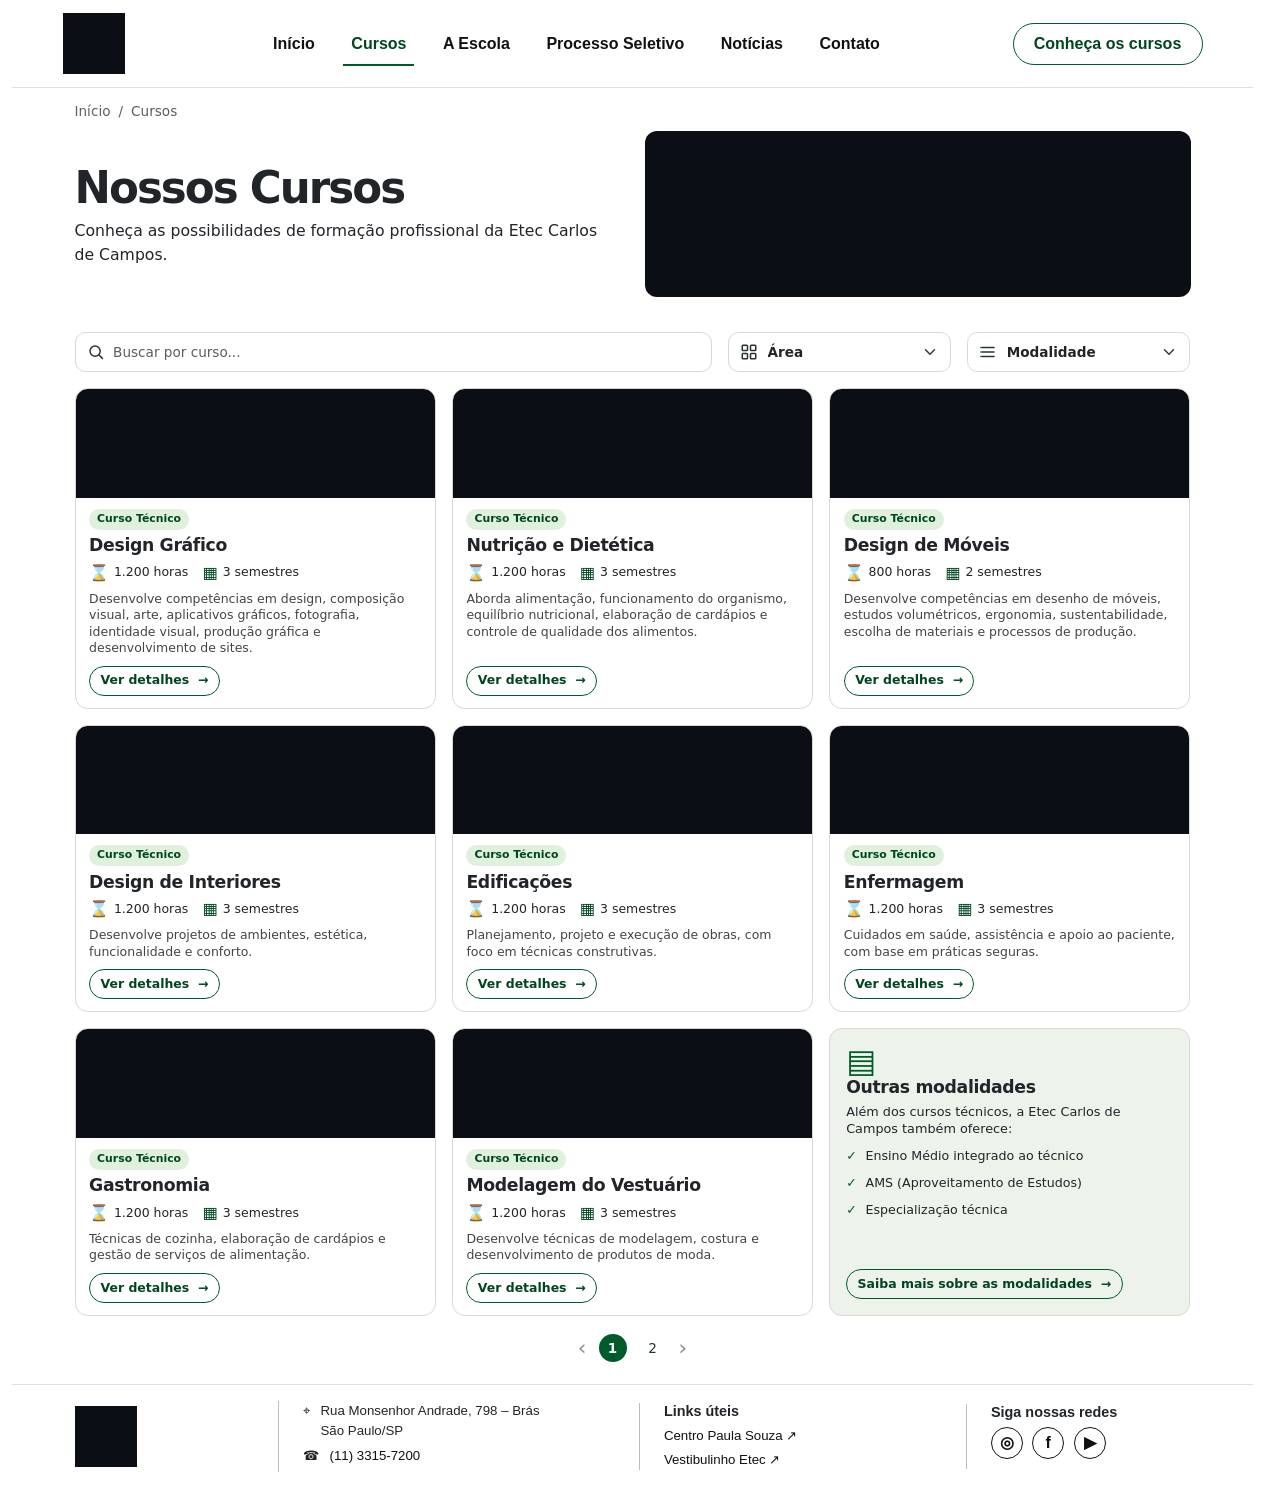
<file: src/grid.html>
<!doctype html>
<html lang="pt-BR">

<head>
  <meta charset="utf-8">
  <meta name="viewport" content="width=device-width, initial-scale=1">
  <meta name="description"
    content="Conheça os cursos técnicos e as possibilidades de formação profissional da Etec Carlos de Campos.">
  <title>Nossos Cursos | Etec Carlos de Campos</title>
  <link href="https://cdn.jsdelivr.net/npm/bootstrap@5.3.9/dist/css/bootstrap.min.css" rel="stylesheet"
    integrity="sha384-yEPZ7jP9S0QKiUQ0m3jjsO4ProIW7wvR9gXkI7JOGa2XVsw53Yke2bsdkBbjmmiX" crossorigin="anonymous">
  <link rel="stylesheet" href="assets/css/cabecalho_rodape.css">
  <link rel="stylesheet" href="assets/css/grid.css">
</head>

<body>

  <!-- inicio cabecalho -->
  <div class="container-fluid">
    <header class="cabecalho">
      <nav class="navbar navbar-expand-lg container" aria-label="Navegação principal">
        <a class="navbar-brand marca" href="index.html" aria-label="Etec Carlos de Campos - início">
          <img class="imagem-placeholder" src="assets/images/placeholder.png" alt="" />
        </a>
        <button class="navbar-toggler" type="button" data-bs-toggle="collapse" data-bs-target="#menu-principal"
          aria-controls="menu-principal" aria-expanded="false" aria-label="Abrir ou fechar menu">
          <span class="navbar-toggler-icon"></span>
        </button>
        <div class="collapse navbar-collapse" id="menu-principal">
          <ul class="navbar-nav mx-lg-auto">
            <li class="nav-item"><a class="nav-link" aria-current="page" href="index.html">Início</a></li>
            <li class="nav-item"><a class="nav-link ativo" href="grid.html">Cursos</a></li>
            <li class="nav-item"><a class="nav-link" href="#escola">A Escola</a></li>
            <li class="nav-item"><a class="nav-link" href="#processo-seletivo">Processo Seletivo</a></li>
            <li class="nav-item"><a class="nav-link" href="https://www.cps.sp.gov.br/noticias/" target="_blank"
                rel="noopener noreferrer">Notícias<span class="visually-hidden"> (abre em nova aba)</span></a></li>
            <li class="nav-item"><a class="nav-link" href="#contato">Contato</a></li>
          </ul>
          <a class="botao botao--contorno navbar-acao" href="#cursos">Conheça os cursos</a>
        </div>
      </nav>
    </header>
  </div>
  <!-- fim cabecalho -->


  <div class="container-fluid">
    <main>
      <section class="cabecalho-cursos" aria-labelledby="titulo-cursos">
        <div class="container cursos-container">
          <nav aria-label="Caminho da página">
            <ol class="breadcrumb">
              <li class="breadcrumb-item"><a href="index.html">Início</a></li>
              <li class="breadcrumb-item active" aria-current="page">Cursos</li>
            </ol>
          </nav>
          <div class="cabecalho-cursos__conteudo">
            <div>
              <h1 id="titulo-cursos">Nossos Cursos</h1>
              <p>Conheça as possibilidades de formação profissional da Etec Carlos de Campos.</p>
            </div>
            <img class="imagem-placeholder imagem-placeholder--banner" src="assets/images/placeholder.png" alt=""
              style="width: 100%; height: clamp(10rem, 13vw, 12rem); object-fit: cover;">
          </div>
        </div>
      </section>

      <section class="container cursos-container secao-cursos" id="cursos" aria-label="Catálogo de cursos">
        <div class="filtros-cursos">
          <div class="campo-busca">
            <label class="visually-hidden" for="busca-curso">Buscar por curso</label>
            <svg aria-hidden="true" viewBox="0 0 24 24" fill="none">
              <circle cx="10.8" cy="10.8" r="6.8" stroke="currentColor" stroke-width="2" />
              <path d="m16 16 4.5 4.5" stroke="currentColor" stroke-width="2" stroke-linecap="round" />
            </svg>
            <input class="form-control" id="busca-curso" type="search" placeholder="Buscar por curso...">
          </div>
          <div class="campo-filtro">
            <label class="visually-hidden" for="filtro-area">Filtrar por área</label>
            <svg aria-hidden="true" viewBox="0 0 24 24" fill="none">
              <rect x="3" y="3" width="7" height="7" rx="1" stroke="currentColor" stroke-width="2" />
              <rect x="14" y="3" width="7" height="7" rx="1" stroke="currentColor" stroke-width="2" />
              <rect x="3" y="14" width="7" height="7" rx="1" stroke="currentColor" stroke-width="2" />
              <rect x="14" y="14" width="7" height="7" rx="1" stroke="currentColor" stroke-width="2" />
            </svg>
            <select class="form-select" id="filtro-area">
              <option selected>Área</option>
              <option>Design</option>
              <option>Saúde</option>
              <option>Construção civil</option>
              <option>Gastronomia</option>
              <option>Moda</option>
            </select>
          </div>
          <div class="campo-filtro">
            <label class="visually-hidden" for="filtro-modalidade">Filtrar por modalidade</label>
            <svg aria-hidden="true" viewBox="0 0 24 24" fill="none">
              <path d="M4 6h16M4 12h16M4 18h16" stroke="currentColor" stroke-width="2" stroke-linecap="round" />
              <circle cx="2.5" cy="6" r="1" fill="currentColor" />
              <circle cx="2.5" cy="12" r="1" fill="currentColor" />
              <circle cx="2.5" cy="18" r="1" fill="currentColor" />
            </svg>
            <select class="form-select" id="filtro-modalidade">
              <option selected>Modalidade</option>
              <option>Presencial</option>
              <option>Semipresencial</option>
              <option>Educação a distância</option>
            </select>
          </div>
        </div>

        <div class="row g-3">
          <div class="col-md-6 col-lg-4">
            <article class="cartao-catalogo">
              <img class="imagem-placeholder cartao-catalogo__imagem" src="assets/images/placeholder.png" alt=""
                style="width: 100%; height: clamp(6.7rem, 8.5vw, 7.5rem); object-fit: cover;">
              <div class="cartao-catalogo__conteudo">
                <span class="etiqueta-curso">Curso Técnico</span>
                <h2>Design Gráfico</h2>
                <ul class="informacoes-curso" aria-label="Duração">
                  <li><span aria-hidden="true">⌛</span> 1.200 horas</li>
                  <li><span aria-hidden="true">▦</span> 3 semestres</li>
                </ul>
                <p>Desenvolve competências em design, composição visual, arte, aplicativos gráficos, fotografia,
                  identidade visual, produção gráfica e desenvolvimento de sites.</p>
                <a class="botao botao--contorno botao--pequeno" href="https://www.cps.sp.gov.br/cursos-etec/"
                  target="_blank" rel="noopener noreferrer">Ver detalhes <span aria-hidden="true">→</span><span
                    class="visually-hidden"> (abre em nova aba)</span></a>
              </div>
            </article>
          </div>
          <div class="col-md-6 col-lg-4">
            <article class="cartao-catalogo">
              <img class="imagem-placeholder cartao-catalogo__imagem" src="assets/images/placeholder.png" alt=""
                style="width: 100%; height: clamp(6.7rem, 8.5vw, 7.5rem); object-fit: cover;">
              <div class="cartao-catalogo__conteudo">
                <span class="etiqueta-curso">Curso Técnico</span>
                <h2>Nutrição e Dietética</h2>
                <ul class="informacoes-curso" aria-label="Duração">
                  <li><span aria-hidden="true">⌛</span> 1.200 horas</li>
                  <li><span aria-hidden="true">▦</span> 3 semestres</li>
                </ul>
                <p>Aborda alimentação, funcionamento do organismo, equilíbrio nutricional, elaboração de cardápios e
                  controle de qualidade dos alimentos.</p>
                <a class="botao botao--contorno botao--pequeno" href="https://www.cps.sp.gov.br/cursos-etec/"
                  target="_blank" rel="noopener noreferrer">Ver detalhes <span aria-hidden="true">→</span><span
                    class="visually-hidden"> (abre em nova aba)</span></a>
              </div>
            </article>
          </div>
          <div class="col-md-6 col-lg-4">
            <article class="cartao-catalogo">
              <img class="imagem-placeholder cartao-catalogo__imagem" src="assets/images/placeholder.png" alt=""
                style="width: 100%; height: clamp(6.7rem, 8.5vw, 7.5rem); object-fit: cover;">
              <div class="cartao-catalogo__conteudo">
                <span class="etiqueta-curso">Curso Técnico</span>
                <h2>Design de Móveis</h2>
                <ul class="informacoes-curso" aria-label="Duração">
                  <li><span aria-hidden="true">⌛</span> 800 horas</li>
                  <li><span aria-hidden="true">▦</span> 2 semestres</li>
                </ul>
                <p>Desenvolve competências em desenho de móveis, estudos volumétricos, ergonomia, sustentabilidade,
                  escolha de materiais e processos de produção.</p>
                <a class="botao botao--contorno botao--pequeno" href="https://www.cps.sp.gov.br/cursos-etec/"
                  target="_blank" rel="noopener noreferrer">Ver detalhes <span aria-hidden="true">→</span><span
                    class="visually-hidden"> (abre em nova aba)</span></a>
              </div>
            </article>
          </div>
          <div class="col-md-6 col-lg-4">
            <article class="cartao-catalogo">
              <img class="imagem-placeholder cartao-catalogo__imagem" src="assets/images/placeholder.png" alt=""
                style="width: 100%; height: clamp(6.7rem, 8.5vw, 7.5rem); object-fit: cover;">
              <div class="cartao-catalogo__conteudo">
                <span class="etiqueta-curso">Curso Técnico</span>
                <h2>Design de Interiores</h2>
                <ul class="informacoes-curso" aria-label="Duração">
                  <li><span aria-hidden="true">⌛</span> 1.200 horas</li>
                  <li><span aria-hidden="true">▦</span> 3 semestres</li>
                </ul>
                <p>Desenvolve projetos de ambientes, estética, funcionalidade e conforto.</p>
                <a class="botao botao--contorno botao--pequeno" href="https://www.cps.sp.gov.br/cursos-etec/"
                  target="_blank" rel="noopener noreferrer">Ver detalhes <span aria-hidden="true">→</span><span
                    class="visually-hidden"> (abre em nova aba)</span></a>
              </div>
            </article>
          </div>
          <div class="col-md-6 col-lg-4">
            <article class="cartao-catalogo">
              <img class="imagem-placeholder cartao-catalogo__imagem" src="assets/images/placeholder.png" alt=""
                style="width: 100%; height: clamp(6.7rem, 8.5vw, 7.5rem); object-fit: cover;">
              <div class="cartao-catalogo__conteudo">
                <span class="etiqueta-curso">Curso Técnico</span>
                <h2>Edificações</h2>
                <ul class="informacoes-curso" aria-label="Duração">
                  <li><span aria-hidden="true">⌛</span> 1.200 horas</li>
                  <li><span aria-hidden="true">▦</span> 3 semestres</li>
                </ul>
                <p>Planejamento, projeto e execução de obras, com foco em técnicas construtivas.</p>
                <a class="botao botao--contorno botao--pequeno" href="https://www.cps.sp.gov.br/cursos-etec/"
                  target="_blank" rel="noopener noreferrer">Ver detalhes <span aria-hidden="true">→</span><span
                    class="visually-hidden"> (abre em nova aba)</span></a>
              </div>
            </article>
          </div>
          <div class="col-md-6 col-lg-4">
            <article class="cartao-catalogo">
              <img class="imagem-placeholder cartao-catalogo__imagem" src="assets/images/placeholder.png" alt=""
                style="width: 100%; height: clamp(6.7rem, 8.5vw, 7.5rem); object-fit: cover;">
              <div class="cartao-catalogo__conteudo">
                <span class="etiqueta-curso">Curso Técnico</span>
                <h2>Enfermagem</h2>
                <ul class="informacoes-curso" aria-label="Duração">
                  <li><span aria-hidden="true">⌛</span> 1.200 horas</li>
                  <li><span aria-hidden="true">▦</span> 3 semestres</li>
                </ul>
                <p>Cuidados em saúde, assistência e apoio ao paciente, com base em práticas seguras.</p>
                <a class="botao botao--contorno botao--pequeno" href="https://www.cps.sp.gov.br/cursos-etec/"
                  target="_blank" rel="noopener noreferrer">Ver detalhes <span aria-hidden="true">→</span><span
                    class="visually-hidden"> (abre em nova aba)</span></a>
              </div>
            </article>
          </div>
          <div class="col-md-6 col-lg-4">
            <article class="cartao-catalogo">
              <img class="imagem-placeholder cartao-catalogo__imagem" src="assets/images/placeholder.png" alt=""
                style="width: 100%; height: clamp(6.7rem, 8.5vw, 7.5rem); object-fit: cover;">
              <div class="cartao-catalogo__conteudo">
                <span class="etiqueta-curso">Curso Técnico</span>
                <h2>Gastronomia</h2>
                <ul class="informacoes-curso" aria-label="Duração">
                  <li><span aria-hidden="true">⌛</span> 1.200 horas</li>
                  <li><span aria-hidden="true">▦</span> 3 semestres</li>
                </ul>
                <p>Técnicas de cozinha, elaboração de cardápios e gestão de serviços de alimentação.</p>
                <a class="botao botao--contorno botao--pequeno" href="https://www.cps.sp.gov.br/cursos-etec/"
                  target="_blank" rel="noopener noreferrer">Ver detalhes <span aria-hidden="true">→</span><span
                    class="visually-hidden"> (abre em nova aba)</span></a>
              </div>
            </article>
          </div>
          <div class="col-md-6 col-lg-4">
            <article class="cartao-catalogo">
              <img class="imagem-placeholder cartao-catalogo__imagem" src="assets/images/placeholder.png" alt=""
                style="width: 100%; height: clamp(6.7rem, 8.5vw, 7.5rem); object-fit: cover;">
              <div class="cartao-catalogo__conteudo">
                <span class="etiqueta-curso">Curso Técnico</span>
                <h2>Modelagem do Vestuário</h2>
                <ul class="informacoes-curso" aria-label="Duração">
                  <li><span aria-hidden="true">⌛</span> 1.200 horas</li>
                  <li><span aria-hidden="true">▦</span> 3 semestres</li>
                </ul>
                <p>Desenvolve técnicas de modelagem, costura e desenvolvimento de produtos de moda.</p>
                <a class="botao botao--contorno botao--pequeno" href="https://www.cps.sp.gov.br/cursos-etec/"
                  target="_blank" rel="noopener noreferrer">Ver detalhes <span aria-hidden="true">→</span><span
                    class="visually-hidden"> (abre em nova aba)</span></a>
              </div>
            </article>
          </div>
          <div class="col-md-6 col-lg-4">
            <aside class="cartao-modalidades" id="modalidades" aria-labelledby="titulo-modalidades">
              <div class="cartao-modalidades__icone" aria-hidden="true">▤</div>
              <div>
                <h2 id="titulo-modalidades">Outras modalidades</h2>
                <p>Além dos cursos técnicos, a Etec Carlos de Campos também oferece:</p>
              </div>
              <ul>
                <li>Ensino Médio integrado ao técnico</li>
                <li>AMS (Aproveitamento de Estudos)</li>
                <li>Especialização técnica</li>
              </ul>
              <a class="botao botao--contorno botao--pequeno" href="https://www.cps.sp.gov.br/etecs/" target="_blank"
                rel="noopener noreferrer">Saiba mais sobre as modalidades <span aria-hidden="true">→</span><span
                  class="visually-hidden"> (abre em nova aba)</span></a>
            </aside>
          </div>
        </div>

        <nav class="paginacao-cursos" aria-label="Paginação dos cursos">
          <span class="paginacao-cursos__controle" aria-hidden="true">‹</span>
          <span class="paginacao-cursos__pagina" aria-current="page">1</span>
          <span class="paginacao-cursos__pagina">2</span>
          <span class="paginacao-cursos__controle" aria-hidden="true">›</span>
          <span class="visually-hidden">A paginação é apenas visual nesta versão estática.</span>
        </nav>
      </section>
    </main>
  </div>

  <div class="container-fluid">
    <footer class="rodape" id="contato">
      <div class="container rodape__grade">
        <a class="marca marca--rodape" href="index.html#inicio" aria-label="Etec Carlos de Campos - voltar ao início">
          <img class="imagem-placeholder" src="assets/images/placeholder.png" alt="" />
        </a>
        <address class="rodape__contato">
          <p><span aria-hidden="true">⌖</span> Rua Monsenhor Andrade, 798 – Brás<br>São Paulo/SP</p>
          <p><span aria-hidden="true">☎</span> <a href="tel:+551133157200">(11) 3315-7200</a></p>
        </address>
        <div class="rodape__links">
          <h2>Links úteis</h2>
          <a href="https://www.cps.sp.gov.br/" target="_blank" rel="noopener noreferrer">Centro Paula Souza <span
              aria-hidden="true">↗</span><span class="visually-hidden"> (abre em nova aba)</span></a>
          <a href="https://vestibulinho.etec.sp.gov.br/" target="_blank" rel="noopener noreferrer">Vestibulinho Etec
            <span aria-hidden="true">↗</span><span class="visually-hidden"> (abre em nova aba)</span></a>
        </div>
        <div class="rodape__redes">
          <h2>Siga nossas redes</h2>
          <span aria-hidden="true">◎</span>
          <span aria-hidden="true">f</span>
          <span aria-hidden="true">▶</span>
        </div>
      </div>
      </footer>
  </div>

  <script src="https://cdn.jsdelivr.net/npm/bootstrap@5.3.9/dist/js/bootstrap.bundle.min.js"
    integrity="sha384-WyOxWvTyr1QaMPfiPJSv76iReVthorl5uWlFtZPyK0IEB0hGzo9y5Bp9mYanr8Bu"
    crossorigin="anonymous"></script>
</body>

</html>
</file>
<file: assets/css/styles.css>
:root {
  color-scheme: light;
  --verde: #005b2b;
  --verde-escuro: #00451f;
  --texto: #111;
  --fundo: #faf9f6;
  --verde-claro: #edf2eb;
  --borda: #d7d9d4;
}

body {
  color: var(--texto);
  background: #fff;
  font-family: Arial, Helvetica, sans-serif;
}

a {
  color: var(--verde-escuro);
}

a:focus-visible,
button:focus-visible {
  outline: 3px solid #9a5c00;
  outline-offset: 3px;
}

.cabecalho {
  background: var(--fundo);
  border-bottom: 1px solid #e1e1dc;
}

.cabecalho .navbar {
  min-height: 76px;
}

.marca {
  display: inline-flex;
  flex-direction: column;
  color: var(--texto);
  line-height: .87;
  text-decoration: none;
}

.marca:hover {
  color: var(--texto);
}

.marca__sigla {
  font-size: 1.8rem;
  font-weight: 800;
  letter-spacing: -.06em;
}

.marca__nome {
  margin-top: .15rem;
  font-size: .75rem;
  font-weight: 700;
  letter-spacing: -.03em;
}

.navbar-nav {
  gap: clamp(.25rem, 1.6vw, 1.75rem);
}

.cabecalho .nav-link {
  padding: .65rem .15rem;
  color: var(--texto);
  font-weight: 600;
}

.cabecalho .nav-link:hover,
.cabecalho .nav-link.ativo {
  color: var(--verde-escuro);
}

.cabecalho .nav-link.ativo {
  box-shadow: inset 0 -2px var(--verde);
}

.botao {
  display: inline-flex;
  min-height: 42px;
  align-items: center;
  justify-content: center;
  gap: .55rem;
  padding: .55rem 1.2rem;
  border: 1px solid var(--verde);
  border-radius: 999px;
  font-weight: 600;
  line-height: 1.2;
  text-align: center;
  text-decoration: none;
  transition: background-color .15s ease, color .15s ease;
}

.botao--contorno {
  color: var(--verde-escuro);
  background: transparent;
}

.botao--contorno:hover {
  color: #fff;
  background: var(--verde);
}

.botao--preenchido {
  color: #fff;
  background: var(--verde);
}

.botao--preenchido:hover {
  color: #fff;
  background: var(--verde-escuro);
}

.navbar-acao {
  min-width: 190px;
}

.destaque {
  padding: 1rem 0 1.2rem;
  background: var(--fundo);
}

.destaque__grade {
  display: grid;
  grid-template-columns: minmax(260px, .75fr) minmax(0, 1.5fr);
  gap: 1.5rem;
  align-items: center;
}

.destaque__texto h1 {
  max-width: 470px;
  margin-bottom: .65rem;
  font-size: clamp(2.2rem, 3.2vw, 3.05rem);
  font-weight: 750;
  letter-spacing: -.045em;
  line-height: 1.02;
}

.destaque__texto p {
  max-width: 440px;
  margin-bottom: 1rem;
  font-size: 1.12rem;
  line-height: 1.25;
}

.destaque__acoes {
  display: flex;
  flex-wrap: wrap;
  gap: .65rem;
}

.imagem-placeholder {
  display: flex;
  min-height: 100%;
  align-items: center;
  justify-content: center;
  overflow: hidden;
  color: #34443b;
  background-color: #e5e9e1;
  background-image: linear-gradient(135deg, rgb(255 255 255 / 55%), transparent 58%), linear-gradient(45deg, #d6dfd3, #eff0e8);
  font-size: .9rem;
  font-weight: 600;
}

.imagem-placeholder--escola {
  min-height: 330px;
  border-radius: 1.25rem;
}

.conteudo-principal {
  padding-top: 1.15rem;
  padding-bottom: .75rem;
}

.secao-cabecalho {
  display: flex;
  min-height: 70px;
  align-items: center;
  justify-content: space-between;
  gap: 1rem;
  margin-bottom: .7rem;
}

.secao-cabecalho h2,
.historia h2,
.chamada h2 {
  margin-bottom: .25rem;
  font-size: clamp(1.45rem, 2vw, 1.9rem);
  font-weight: 750;
  letter-spacing: -.035em;
}

.secao-cabecalho p,
.historia > p,
.chamada p {
  margin: 0;
}

.link-seta {
  flex: 0 0 auto;
  font-weight: 600;
  text-decoration: none;
}

.link-seta span {
  margin-left: .3rem;
  font-size: 1.2rem;
}

.cartao-curso {
  display: flex;
  height: 100%;
  flex-direction: column;
  overflow: hidden;
  border: 1px solid var(--borda);
  border-radius: 1rem;
  background: #fff;
}

.cartao-curso .imagem-placeholder {
  min-height: 136px;
}

.imagem-placeholder--design {
  background-image: linear-gradient(135deg, rgb(37 28 20 / 10%), transparent), linear-gradient(110deg, #d2c2b2, #eee5da 55%, #c5b29f);
}

.imagem-placeholder--nutricao {
  background-image: linear-gradient(135deg, rgb(36 70 35 / 8%), transparent), linear-gradient(110deg, #d4dfcb, #f3f0e2 55%, #b8c5a9);
}

.imagem-placeholder--moveis {
  background-image: linear-gradient(135deg, rgb(72 53 30 / 9%), transparent), linear-gradient(110deg, #d9c8ac, #eee5d7 55%, #bda987);
}

.cartao-curso__conteudo {
  display: flex;
  flex: 1;
  flex-direction: column;
  padding: .6rem .8rem .75rem;
}

.cartao-curso h3 {
  margin-bottom: .2rem;
  font-size: 1.1rem;
  font-weight: 700;
}

.cartao-curso p {
  min-height: 2.5rem;
  margin-bottom: .4rem;
  font-size: .82rem;
  line-height: 1.25;
}

.dados-curso {
  display: flex;
  flex-wrap: wrap;
  gap: .9rem;
  margin: auto 0 .45rem;
  padding: 0;
  list-style: none;
  font-size: .76rem;
}

.dados-curso span {
  margin-right: .25rem;
}

.botao--pequeno {
  min-height: 30px;
  padding: .25rem .65rem;
  font-size: .78rem;
}

.historia {
  padding-left: clamp(1rem, 3vw, 3rem);
  border-left: 1px solid var(--borda);
}

.historia > p {
  margin-top: .4rem;
  font-size: .95rem;
  line-height: 1.3;
}

.linha-do-tempo {
  display: grid;
  gap: 1rem;
  margin: 1.3rem 0 0;
  padding: 0;
  list-style: none;
}

.linha-do-tempo li {
  display: grid;
  grid-template-columns: 76px 1fr;
  gap: .75rem;
  align-items: center;
}

.linha-do-tempo time {
  padding: .35rem .6rem;
  border-radius: 1rem;
  color: var(--verde-escuro);
  background: var(--verde-claro);
  font-size: 1.05rem;
  font-weight: 700;
  text-align: center;
}

.linha-do-tempo span {
  font-size: .92rem;
  line-height: 1.25;
}

.chamada {
  display: flex;
  align-items: center;
  gap: 1.2rem;
  margin: 1.35rem -1.5rem 0;
  padding: 1rem clamp(1rem, 5vw, 5rem);
  border-radius: 1.25rem;
  background: var(--verde-claro);
}

.chamada__icone {
  color: var(--verde);
  font-size: 3.25rem;
  line-height: 1;
}

.chamada__icone svg {
  display: block;
  width: 64px;
  height: 48px;
}

.chamada__texto {
  flex: 1;
}

.rodape {
  padding: 1rem 0;
  border-top: 1px solid #e1e1dc;
  background: var(--fundo);
}

.rodape__grade {
  display: grid;
  grid-template-columns: .8fr 1.5fr 1.35fr 1fr;
  gap: 1.5rem;
  align-items: center;
}

.marca--rodape {
  width: fit-content;
}

.rodape__contato,
.rodape__links,
.rodape__redes {
  min-height: 65px;
  padding-left: 1.5rem;
  border-left: 1px solid #b9bcb7;
  font-size: .83rem;
}

.rodape__contato {
  margin: 0;
}

.rodape__contato p {
  display: flex;
  gap: .65rem;
  margin: 0 0 .35rem;
}

.rodape__contato a,
.rodape__links a {
  color: var(--texto);
  text-decoration: none;
}

.rodape__links h2,
.rodape__redes h2 {
  margin-bottom: .35rem;
  font-size: .9rem;
  font-weight: 700;
}

.rodape__links a {
  display: block;
  margin-top: .25rem;
}

.rodape__redes span {
  display: inline-flex;
  width: 32px;
  height: 32px;
  align-items: center;
  justify-content: center;
  margin-right: .35rem;
  border: 1px solid var(--texto);
  border-radius: 50%;
  color: var(--texto);
  font-size: 1rem;
  font-weight: 700;
  text-decoration: none;
}

@media (max-width: 991.98px) {
  .navbar-nav {
    gap: 0;
    padding: .5rem 0;
  }

  .navbar-acao {
    margin-bottom: .75rem;
  }

  .destaque__grade {
    grid-template-columns: minmax(230px, .8fr) minmax(0, 1.2fr);
  }

  .imagem-placeholder--escola {
    min-height: 280px;
  }

  .historia {
    padding-left: calc(var(--bs-gutter-x) * .5);
    border-left: 0;
  }

  .linha-do-tempo {
    grid-template-columns: repeat(3, 1fr);
    gap: .75rem;
  }

  .linha-do-tempo li {
    grid-template-columns: 1fr;
    align-content: start;
  }

  .rodape__grade {
    grid-template-columns: repeat(2, 1fr);
  }
}

@media (max-width: 767.98px) {
  .destaque__grade {
    grid-template-columns: 1fr;
  }

  .destaque__texto h1 {
    max-width: 600px;
  }

  .imagem-placeholder--escola {
    min-height: 230px;
  }

  .secao-cabecalho {
    align-items: flex-start;
  }

  .link-seta {
    padding-top: .3rem;
    font-size: .9rem;
  }

  .cartao-curso .imagem-placeholder {
    min-height: 180px;
  }

  .cartao-curso p {
    min-height: 0;
  }

  .historia {
    padding-top: .8rem;
  }

  .chamada {
    flex-wrap: wrap;
    margin-right: 0;
    margin-left: 0;
    padding: 1rem;
  }

  .chamada__icone {
    font-size: 2.4rem;
  }

  .chamada .botao {
    width: 100%;
  }

  .rodape__grade {
    grid-template-columns: 1fr;
    gap: 1rem;
  }

  .rodape__contato,
  .rodape__links,
  .rodape__redes {
    min-height: 0;
    padding: .8rem 0 0;
    border-top: 1px solid #b9bcb7;
    border-left: 0;
  }
}

@media (max-width: 575.98px) {
  .secao-cabecalho {
    flex-direction: column;
    gap: .2rem;
  }

  .linha-do-tempo {
    grid-template-columns: 1fr;
  }

  .linha-do-tempo li {
    grid-template-columns: 76px 1fr;
  }
}
</file>
<file: src/assets/css/cabecalho_rodape.css>
:root {
  color-scheme: light;
  --verde: #005b2b;
  --verde-escuro: #00451f;
  --texto: #111;
  --verde-claro: #edf2eb;
  --borda: #d7d9d4;
}

html {
  scrollbar-gutter: stable;
}

.cabecalho,
.rodape {
  font-family: Arial, Helvetica, sans-serif;
}

.cabecalho {
  border-bottom: 1px solid #e1e1dc;
}

.cabecalho .navbar {
  min-height: 76px;
}

.marca {
  display: inline-flex;
  flex-direction: column;
  color: var(--texto);
  line-height: .87;
  text-decoration: none;
}

.marca:hover {
  color: var(--texto);
}

.marca__sigla {
  font-size: 1.8rem;
  font-weight: 800;
  letter-spacing: -.06em;
}

.marca__nome {
  margin-top: .15rem;
  font-size: .75rem;
  font-weight: 700;
  letter-spacing: -.03em;
}

.navbar-nav {
  gap: clamp(.25rem, 1.6vw, 1.75rem);
}

.cabecalho .nav-link {
  padding: .65rem .15rem;
  color: var(--texto);
  font-weight: 600;
}

.cabecalho .nav-link:hover,
.cabecalho .nav-link.ativo {
  color: var(--verde-escuro);
}

.cabecalho .nav-link.ativo {
  box-shadow: inset 0 -2px var(--verde);
}

.botao {
  display: inline-flex;
  min-height: 42px;
  align-items: center;
  justify-content: center;
  gap: .55rem;
  padding: .55rem 1.2rem;
  border: 1px solid var(--verde);
  border-radius: 999px;
  font-weight: 600;
  line-height: 1.2;
  text-align: center;
  text-decoration: none;
  transition: background-color .15s ease, color .15s ease;
}

.botao--contorno {
  color: var(--verde-escuro);
  background: transparent;
}

.botao--contorno:hover {
  color: #fff;
  background: var(--verde);
}

.botao--preenchido {
  color: #fff;
  background: var(--verde);
}

.botao--preenchido:hover {
  color: #fff;
  background: var(--verde-escuro);
}

.botao--pequeno {
  min-height: 30px;
  padding: .25rem .65rem;
  font-size: .78rem;
}

.navbar-acao {
  min-width: 190px;
}

.rodape {
  padding: 1rem 0;
  border-top: 1px solid #e1e1dc;
}

.rodape__grade {
  display: grid;
  grid-template-columns: .8fr 1.5fr 1.35fr 1fr;
  gap: 1.5rem;
  align-items: center;
}

.marca--rodape {
  width: fit-content;
}

.rodape__contato,
.rodape__links,
.rodape__redes {
  min-height: 65px;
  padding-left: 1.5rem;
  border-left: 1px solid #b9bcb7;
  font-size: .83rem;
}

.rodape__contato {
  margin: 0;
}

.rodape__contato p {
  display: flex;
  gap: .65rem;
  margin: 0 0 .35rem;
}

.rodape__contato a,
.rodape__links a {
  color: var(--texto);
  text-decoration: none;
}

.rodape__links h2,
.rodape__redes h2 {
  margin-bottom: .35rem;
  font-size: .9rem;
  font-weight: 700;
}

.rodape__links a {
  display: block;
  margin-top: .25rem;
}

.rodape__redes span {
  display: inline-flex;
  width: 32px;
  height: 32px;
  align-items: center;
  justify-content: center;
  margin-right: .35rem;
  border: 1px solid var(--texto);
  border-radius: 50%;
  color: var(--texto);
  font-size: 1rem;
  font-weight: 700;
  text-decoration: none;
}

@media (max-width: 991.98px) {
  .navbar-nav {
    gap: 0;
    padding: .5rem 0;
  }

  .navbar-acao {
    margin-bottom: .75rem;
  }

  .rodape__grade {
    grid-template-columns: repeat(2, 1fr);
  }
}

@media (max-width: 767.98px) {
  .rodape__grade {
    grid-template-columns: 1fr;
    gap: 1rem;
  }

  .rodape__contato,
  .rodape__links,
  .rodape__redes {
    min-height: 0;
    padding: .8rem 0 0;
    border-top: 1px solid #b9bcb7;
    border-left: 0;
  }
}
</file>
<file: src/assets/css/index.css>
body {
  color: var(--texto);
  background: #fff;
  font-family: Arial, Helvetica, sans-serif;
}

a {
  color: var(--verde-escuro);
}

a:focus-visible,
button:focus-visible {
  outline: 3px solid #9a5c00;
  outline-offset: 3px;
}

.destaque {
  padding: 1rem 0 1.2rem;
  
}

.destaque__grade {
  display: grid;
  grid-template-columns: minmax(260px, .75fr) minmax(0, 1.5fr);
  gap: 1.5rem;
  align-items: center;
}

.destaque__texto h1 {
  max-width: 470px;
  margin-bottom: .65rem;
  font-size: clamp(2.2rem, 3.2vw, 3.05rem);
  font-weight: 750;
  letter-spacing: -.045em;
  line-height: 1.02;
}

.destaque__texto p {
  max-width: 440px;
  margin-bottom: 1rem;
  font-size: 1.12rem;
  line-height: 1.25;
}

.destaque__acoes {
  display: flex;
  flex-wrap: wrap;
  gap: .65rem;
}

.imagem-placeholder {
  display: flex;
  min-height: 100%;
  align-items: center;
  justify-content: center;
  overflow: hidden;
  color: #34443b;
  background-color: #e5e9e1;
  background-image: linear-gradient(135deg, rgb(255 255 255 / 55%), transparent 58%), linear-gradient(45deg, #d6dfd3, #eff0e8);
  font-size: .9rem;
  font-weight: 600;
}

.imagem-placeholder--escola {
  min-height: 330px;
  border-radius: 1.25rem;
}

.conteudo-principal {
  padding-top: 1.15rem;
  padding-bottom: .75rem;
}

.secao-cabecalho {
  display: flex;
  min-height: 70px;
  align-items: center;
  justify-content: space-between;
  gap: 1rem;
  margin-bottom: .7rem;
}

.secao-cabecalho h2,
.historia h2,
.chamada h2 {
  margin-bottom: .25rem;
  font-size: clamp(1.45rem, 2vw, 1.9rem);
  font-weight: 750;
  letter-spacing: -.035em;
}

.secao-cabecalho p,
.historia > p,
.chamada p {
  margin: 0;
}

.link-seta {
  flex: 0 0 auto;
  font-weight: 600;
  text-decoration: none;
}

.link-seta span {
  margin-left: .3rem;
  font-size: 1.2rem;
}

.cartao-curso {
  display: flex;
  height: 100%;
  flex-direction: column;
  overflow: hidden;
  border: 1px solid var(--borda);
  border-radius: 1rem;
  background: #fff;
}

.cartao-curso .imagem-placeholder {
  min-height: 136px;
}

.imagem-placeholder--design {
  background-image: linear-gradient(135deg, rgb(37 28 20 / 10%), transparent), linear-gradient(110deg, #d2c2b2, #eee5da 55%, #c5b29f);
}

.imagem-placeholder--nutricao {
  background-image: linear-gradient(135deg, rgb(36 70 35 / 8%), transparent), linear-gradient(110deg, #d4dfcb, #f3f0e2 55%, #b8c5a9);
}

.imagem-placeholder--moveis {
  background-image: linear-gradient(135deg, rgb(72 53 30 / 9%), transparent), linear-gradient(110deg, #d9c8ac, #eee5d7 55%, #bda987);
}

.cartao-curso__conteudo {
  display: flex;
  flex: 1;
  flex-direction: column;
  padding: .6rem .8rem .75rem;
}

.cartao-curso h3 {
  margin-bottom: .2rem;
  font-size: 1.1rem;
  font-weight: 700;
}

.cartao-curso p {
  min-height: 2.5rem;
  margin-bottom: .4rem;
  font-size: .82rem;
  line-height: 1.25;
}

.dados-curso {
  display: flex;
  flex-wrap: wrap;
  gap: .9rem;
  margin: auto 0 .45rem;
  padding: 0;
  list-style: none;
  font-size: .76rem;
}

.dados-curso span {
  margin-right: .25rem;
}

.historia {
  padding-left: clamp(1rem, 3vw, 3rem);
  border-left: 1px solid var(--borda);
}

.historia > p {
  margin-top: .4rem;
  font-size: .95rem;
  line-height: 1.3;
}

.linha-do-tempo {
  display: grid;
  gap: 1rem;
  margin: 1.3rem 0 0;
  padding: 0;
  list-style: none;
}

.linha-do-tempo li {
  display: grid;
  grid-template-columns: 76px 1fr;
  gap: .75rem;
  align-items: center;
}

.linha-do-tempo time {
  padding: .35rem .6rem;
  border-radius: 1rem;
  color: var(--verde-escuro);
  background: var(--verde-claro);
  font-size: 1.05rem;
  font-weight: 700;
  text-align: center;
}

.linha-do-tempo span {
  font-size: .92rem;
  line-height: 1.25;
}

.chamada {
  display: flex;
  align-items: center;
  gap: 1.2rem;
  margin: 1.35rem -1.5rem 0;
  padding: 1rem clamp(1rem, 5vw, 5rem);
  border-radius: 1.25rem;
  background: var(--verde-claro);
}

.chamada__icone {
  color: var(--verde);
  font-size: 3.25rem;
  line-height: 1;
}

.chamada__icone svg {
  display: block;
  width: 64px;
  height: 48px;
}

.chamada__texto {
  flex: 1;
}

@media (max-width: 991.98px) {
/*
  .destaque__grade {
    grid-template-columns: minmax(230px, .8fr) minmax(0, 1.2fr);
  }
*/
  .imagem-placeholder--escola {
    min-height: 280px;
  }

  .historia {
    padding-left: calc(var(--bs-gutter-x) * .5);
    border-left: 0;
  }

  .linha-do-tempo {
    grid-template-columns: repeat(3, 1fr);
    gap: .75rem;
  }

  .linha-do-tempo li {
    grid-template-columns: 1fr;
    align-content: start;
  }

}

@media (max-width: 767.98px) {
  .destaque__grade {
    grid-template-columns: 1fr;
  }

  .destaque__texto h1 {
    max-width: 600px;
  }

  .imagem-placeholder--escola {
    min-height: 230px;
  }

  .secao-cabecalho {
    align-items: flex-start;
  }

  .link-seta {
    padding-top: .3rem;
    font-size: .9rem;
  }

  .cartao-curso .imagem-placeholder {
    min-height: 180px;
  }

  .cartao-curso p {
    min-height: 0;
  }

  .historia {
    padding-top: .8rem;
  }

  .chamada {
    flex-wrap: wrap;
    margin-right: 0;
    margin-left: 0;
    padding: 1rem;
  }

  .chamada__icone {
    font-size: 2.4rem;
  }

  .chamada .botao {
    width: 100%;
  }

}

@media (max-width: 575.98px) {
  .secao-cabecalho {
    flex-direction: column;
    gap: .2rem;
  }

  .linha-do-tempo {
    grid-template-columns: 1fr;
  }

  .linha-do-tempo li {
    grid-template-columns: 76px 1fr;
  }
}
</file>
<file: assets/css/grid.css>
.cursos-container {
  max-width: 1040px;
}

.cabecalho-cursos {
  padding: .8rem 0 1.2rem;
  background: var(--fundo);
}

.cabecalho-cursos .breadcrumb {
  margin-bottom: .6rem;
  font-size: .85rem;
}

.cabecalho-cursos .breadcrumb a {
  color: #5d625e;
  text-decoration: none;
}

.cabecalho-cursos__conteudo {
  display: grid;
  grid-template-columns: 1fr 1fr;
  gap: 1.5rem;
  align-items: center;
}

.cabecalho-cursos__conteudo h1 {
  margin-bottom: .35rem;
  font-size: clamp(2.1rem, 3.4vw, 2.8rem);
  font-weight: 750;
  letter-spacing: -.045em;
}

.cabecalho-cursos__conteudo p {
  margin: 0;
  font-size: .98rem;
}

.imagem-placeholder--banner {
  border-radius: .75rem;
}

.secao-cursos {
  padding-top: 1rem;
  padding-bottom: 1.2rem;
}

.filtros-cursos {
  display: grid;
  grid-template-columns: minmax(0, 2fr) minmax(150px, .7fr) minmax(170px, .7fr);
  gap: 1rem;
  margin-bottom: 1rem;
}

.campo-busca,
.campo-filtro {
  position: relative;
  display: flex;
  min-width: 0;
  align-items: center;
}

.campo-busca > svg,
.campo-filtro > svg {
  position: absolute;
  z-index: 1;
  left: .75rem;
  width: 18px;
  height: 18px;
  color: #25352d;
  pointer-events: none;
}

.campo-busca .form-control,
.campo-filtro .form-select {
  min-height: 40px;
  border-color: #d7d9d4;
  border-radius: .65rem;
  font-size: .85rem;
}

.campo-busca .form-control {
  padding-left: 2.35rem;
}

.campo-filtro .form-select {
  padding-left: 2.4rem;
  font-weight: 600;
}

.campo-busca .form-control:focus,
.campo-filtro .form-select:focus {
  border-color: var(--verde);
  box-shadow: 0 0 0 .2rem rgb(0 91 43 / 15%);
}

.cartao-catalogo,
.cartao-modalidades {
  height: 100%;
  overflow: hidden;
  border: 1px solid var(--borda);
  border-radius: .8rem;
  background: #fff;
}

.cartao-catalogo {
  display: flex;
  flex-direction: column;
}

.cartao-catalogo__imagem {
  flex: 0 0 auto;
  min-height: 0;
  border-radius: .7rem .7rem 0 0;
}

.cartao-catalogo__conteudo {
  display: flex;
  flex: 1;
  flex-direction: column;
  align-items: flex-start;
  padding: .65rem .85rem .75rem;
}

.etiqueta-curso {
  display: inline-block;
  margin-bottom: .35rem;
  padding: .15rem .5rem;
  border-radius: 999px;
  color: var(--verde-escuro);
  background: #dff0dc;
  font-size: .68rem;
  font-weight: 600;
}

.cartao-catalogo h2,
.cartao-modalidades h2 {
  margin-bottom: .3rem;
  font-size: 1.08rem;
  font-weight: 700;
  letter-spacing: -.02em;
}

.informacoes-curso {
  display: flex;
  flex-wrap: wrap;
  gap: .9rem;
  margin: 0 0 .4rem;
  padding: 0;
  list-style: none;
  font-size: .78rem;
}

.informacoes-curso li {
  display: inline-flex;
  align-items: center;
  gap: .3rem;
}

.informacoes-curso li span {
  color: var(--verde-escuro);
  font-size: 1rem;
}

.cartao-catalogo__conteudo > p {
  margin-bottom: .6rem;
  color: #404642;
  font-size: .78rem;
  line-height: 1.3;
}

.cartao-catalogo .botao,
.cartao-modalidades .botao {
  margin-top: auto;
}

.cartao-modalidades {
  display: flex;
  flex-direction: column;
  align-items: flex-start;
  padding: 1rem;
  background: var(--verde-claro);
}

.cartao-modalidades__icone {
  color: var(--verde);
  font-size: 2rem;
  line-height: 1;
}

.cartao-modalidades p {
  margin-bottom: .6rem;
  font-size: .8rem;
  line-height: 1.35;
}

.cartao-modalidades ul {
  display: grid;
  gap: .5rem;
  margin: 0 0 .8rem;
  padding: 0;
  list-style: none;
  font-size: .79rem;
}

.cartao-modalidades li::before {
  content: "✓";
  margin-right: .55rem;
  color: var(--verde);
  font-weight: 700;
}

.cartao-modalidades .botao {
  max-width: 100%;
}

.paginacao-cursos {
  display: flex;
  justify-content: center;
  align-items: center;
  gap: .75rem;
  margin-top: 1rem;
  color: #22342a;
  font-size: .85rem;
}

.paginacao-cursos__controle {
  color: #89918b;
  font-size: 1.35rem;
}

.paginacao-cursos__pagina {
  display: inline-flex;
  width: 28px;
  height: 28px;
  align-items: center;
  justify-content: center;
  border-radius: 50%;
}

.paginacao-cursos__pagina[aria-current="page"] {
  color: #fff;
  background: var(--verde);
  font-weight: 700;
}

@media (max-width: 767.98px) {
  .cabecalho-cursos__conteudo {
    grid-template-columns: 1fr;
  }

  .filtros-cursos {
    grid-template-columns: 1fr 1fr;
    gap: .65rem;
  }

  .campo-busca {
    grid-column: 1 / -1;
  }
}

@media (max-width: 575.98px) {
  .filtros-cursos {
    grid-template-columns: 1fr;
  }

  .campo-busca {
    grid-column: auto;
  }
}
</file>
<file: src/assets/css/grid.css>
.cabecalho-cursos {
  padding: .8rem 0 1.2rem;
  background: var(--fundo);
}

.cabecalho-cursos .breadcrumb {
  margin-bottom: .6rem;
  font-size: .85rem;
}

.cabecalho-cursos .breadcrumb a {
  color: #5d625e;
  text-decoration: none;
}

.cabecalho-cursos__conteudo {
  display: grid;
  grid-template-columns: 1fr 1fr;
  gap: 1.5rem;
  align-items: center;
}

.cabecalho-cursos__conteudo h1 {
  margin-bottom: .35rem;
  font-size: clamp(2.1rem, 3.4vw, 2.8rem);
  font-weight: 750;
  letter-spacing: -.045em;
}

.cabecalho-cursos__conteudo p {
  margin: 0;
  font-size: .98rem;
}

.imagem-placeholder--banner {
  border-radius: .75rem;
}

.secao-cursos {
  padding-top: 1rem;
  padding-bottom: 1.2rem;
}

.filtros-cursos {
  display: grid;
  grid-template-columns: minmax(0, 2fr) minmax(150px, .7fr) minmax(170px, .7fr);
  gap: 1rem;
  margin-bottom: 1rem;
}

.campo-busca,
.campo-filtro {
  position: relative;
  display: flex;
  min-width: 0;
  align-items: center;
}

.campo-busca > svg,
.campo-filtro > svg {
  position: absolute;
  z-index: 1;
  left: .75rem;
  width: 18px;
  height: 18px;
  color: #25352d;
  pointer-events: none;
}

.campo-busca .form-control,
.campo-filtro .form-select {
  min-height: 40px;
  border-color: #d7d9d4;
  border-radius: .65rem;
  font-size: .85rem;
}

.campo-busca .form-control {
  padding-left: 2.35rem;
}

.campo-filtro .form-select {
  padding-left: 2.4rem;
  font-weight: 600;
}

.campo-busca .form-control:focus,
.campo-filtro .form-select:focus {
  border-color: var(--verde);
  box-shadow: 0 0 0 .2rem rgb(0 91 43 / 15%);
}

.cartao-catalogo,
.cartao-modalidades {
  height: 100%;
  overflow: hidden;
  border: 1px solid var(--borda);
  border-radius: .8rem;
  background: #fff;
}

.cartao-catalogo {
  display: flex;
  flex-direction: column;
}

.cartao-catalogo__imagem {
  flex: 0 0 auto;
  min-height: 0;
  border-radius: .7rem .7rem 0 0;
}

.cartao-catalogo__conteudo {
  display: flex;
  flex: 1;
  flex-direction: column;
  align-items: flex-start;
  padding: .65rem .85rem .75rem;
}

.etiqueta-curso {
  display: inline-block;
  margin-bottom: .35rem;
  padding: .15rem .5rem;
  border-radius: 999px;
  color: var(--verde-escuro);
  background: #dff0dc;
  font-size: .68rem;
  font-weight: 600;
}

.cartao-catalogo h2,
.cartao-modalidades h2 {
  margin-bottom: .3rem;
  font-size: 1.08rem;
  font-weight: 700;
  letter-spacing: -.02em;
}

.informacoes-curso {
  display: flex;
  flex-wrap: wrap;
  gap: .9rem;
  margin: 0 0 .4rem;
  padding: 0;
  list-style: none;
  font-size: .78rem;
}

.informacoes-curso li {
  display: inline-flex;
  align-items: center;
  gap: .3rem;
}

.informacoes-curso li span {
  color: var(--verde-escuro);
  font-size: 1rem;
}

.cartao-catalogo__conteudo > p {
  margin-bottom: .6rem;
  color: #404642;
  font-size: .78rem;
  line-height: 1.3;
}

.cartao-catalogo .botao,
.cartao-modalidades .botao {
  margin-top: auto;
}

.cartao-modalidades {
  display: flex;
  flex-direction: column;
  align-items: flex-start;
  padding: 1rem;
  background: var(--verde-claro);
}

.cartao-modalidades__icone {
  color: var(--verde);
  font-size: 2rem;
  line-height: 1;
}

.cartao-modalidades p {
  margin-bottom: .6rem;
  font-size: .8rem;
  line-height: 1.35;
}

.cartao-modalidades ul {
  display: grid;
  gap: .5rem;
  margin: 0 0 .8rem;
  padding: 0;
  list-style: none;
  font-size: .79rem;
}

.cartao-modalidades li::before {
  content: "✓";
  margin-right: .55rem;
  color: var(--verde);
  font-weight: 700;
}

.cartao-modalidades .botao {
  max-width: 100%;
}

.paginacao-cursos {
  display: flex;
  justify-content: center;
  align-items: center;
  gap: .75rem;
  margin-top: 1rem;
  color: #22342a;
  font-size: .85rem;
}

.paginacao-cursos__controle {
  color: #89918b;
  font-size: 1.35rem;
}

.paginacao-cursos__pagina {
  display: inline-flex;
  width: 28px;
  height: 28px;
  align-items: center;
  justify-content: center;
  border-radius: 50%;
}

.paginacao-cursos__pagina[aria-current="page"] {
  color: #fff;
  background: var(--verde);
  font-weight: 700;
}

@media (max-width: 767.98px) {
  .cabecalho-cursos__conteudo {
    grid-template-columns: 1fr;
  }

  .filtros-cursos {
    grid-template-columns: 1fr 1fr;
    gap: .65rem;
  }

  .campo-busca {
    grid-column: 1 / -1;
  }
}

@media (max-width: 575.98px) {
  .filtros-cursos {
    grid-template-columns: 1fr;
  }

  .campo-busca {
    grid-column: auto;
  }
}
</file>
